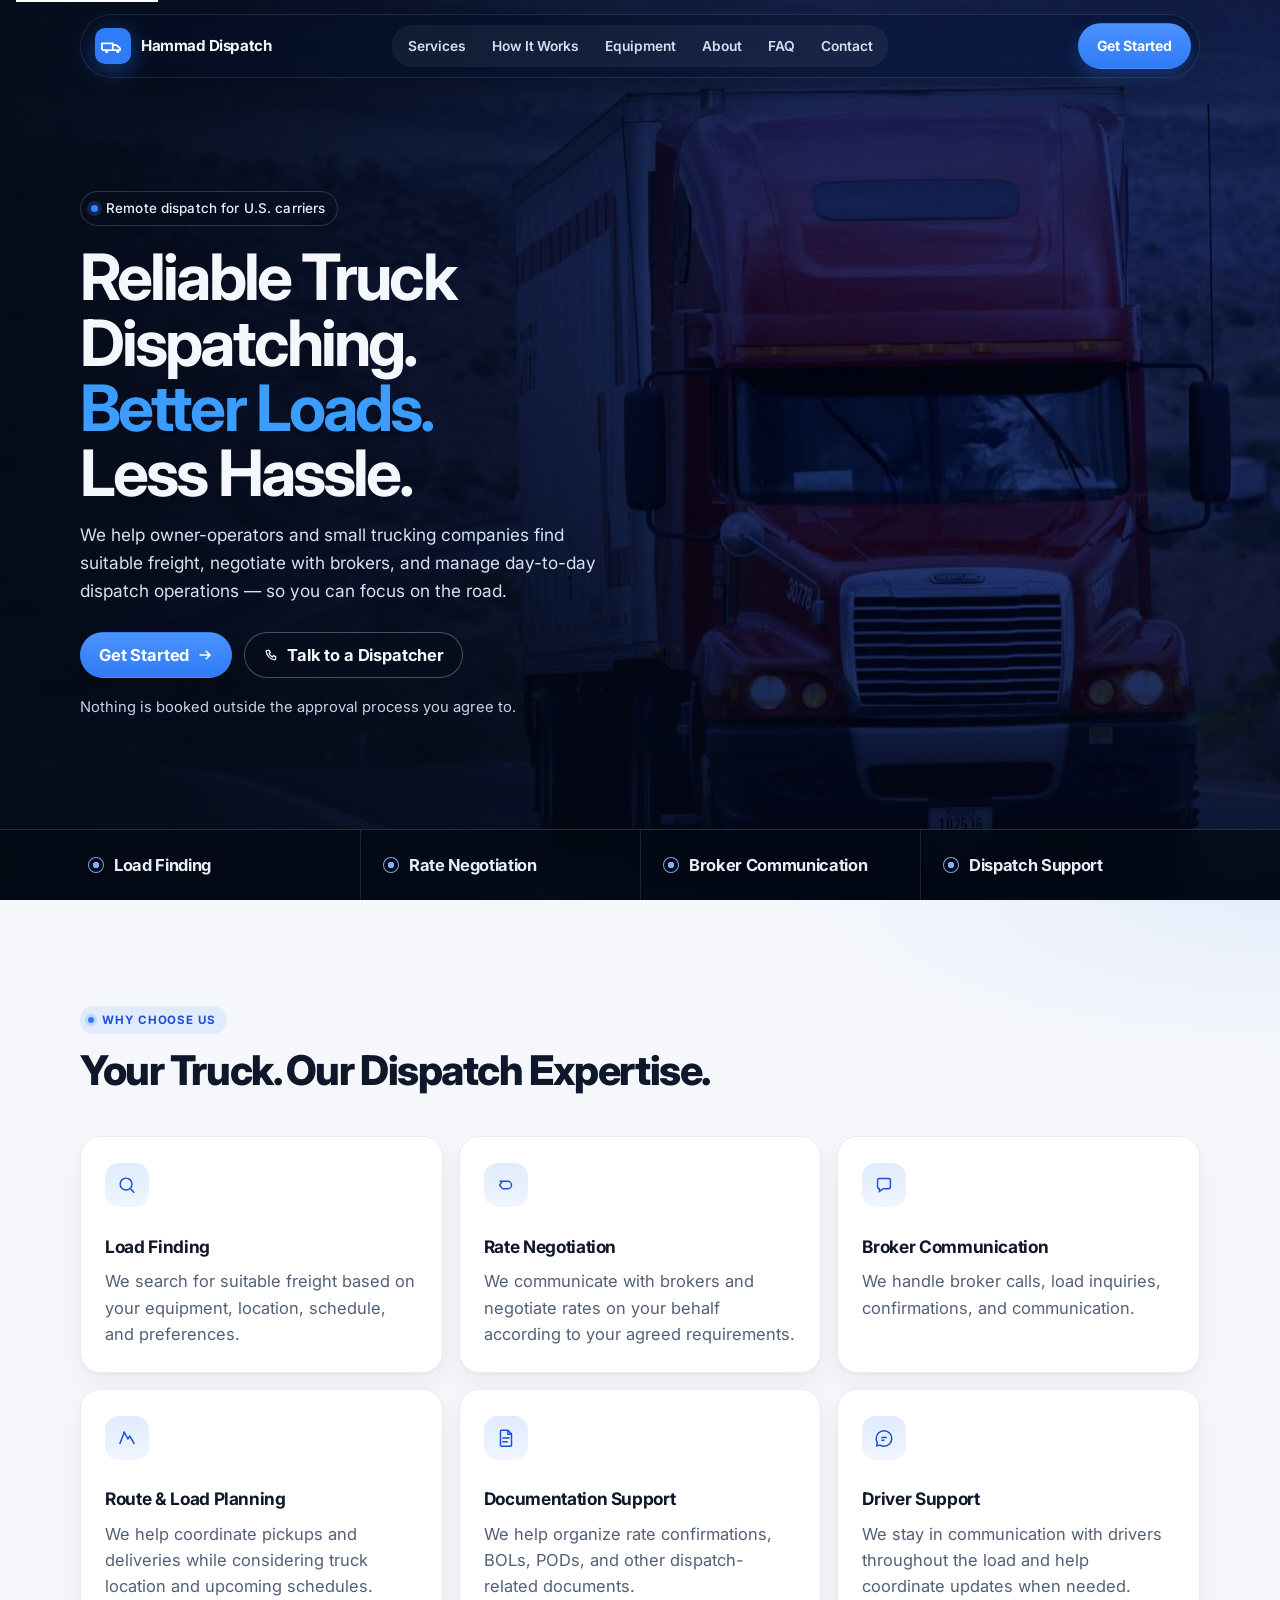
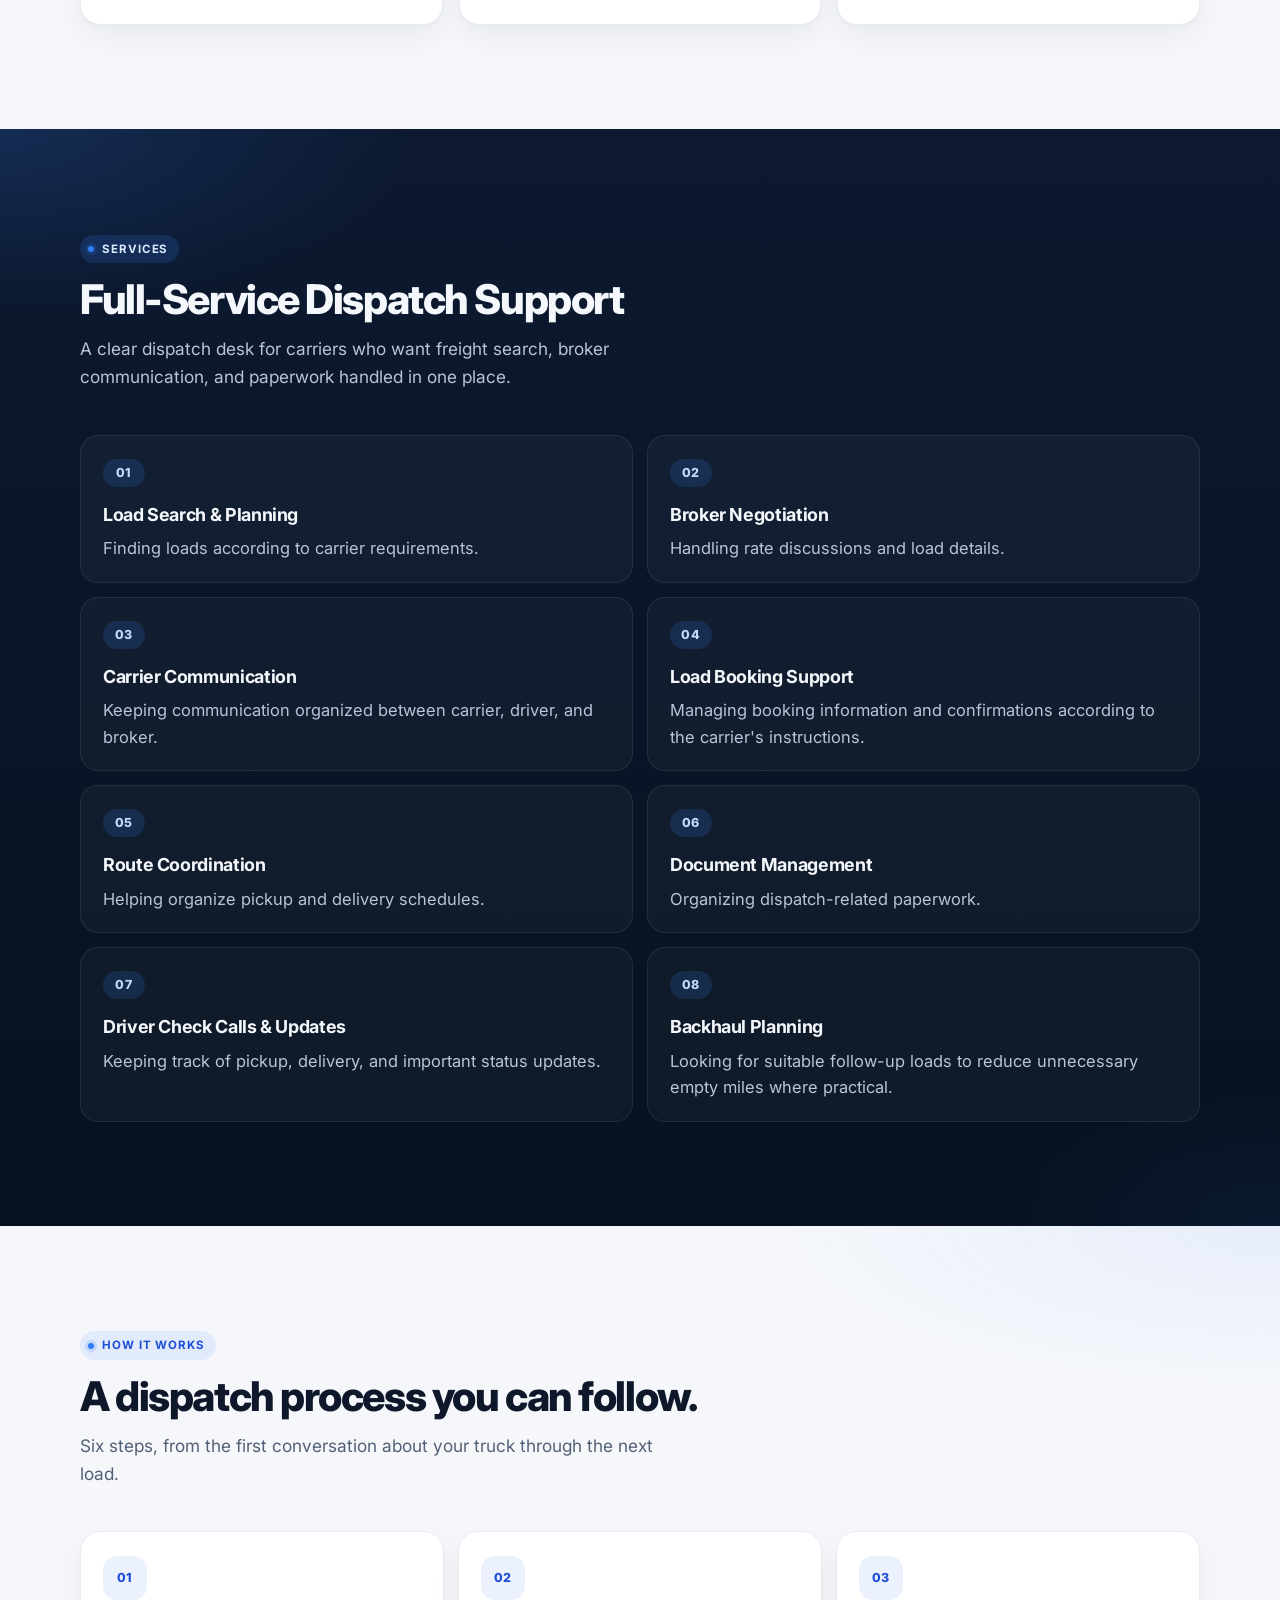
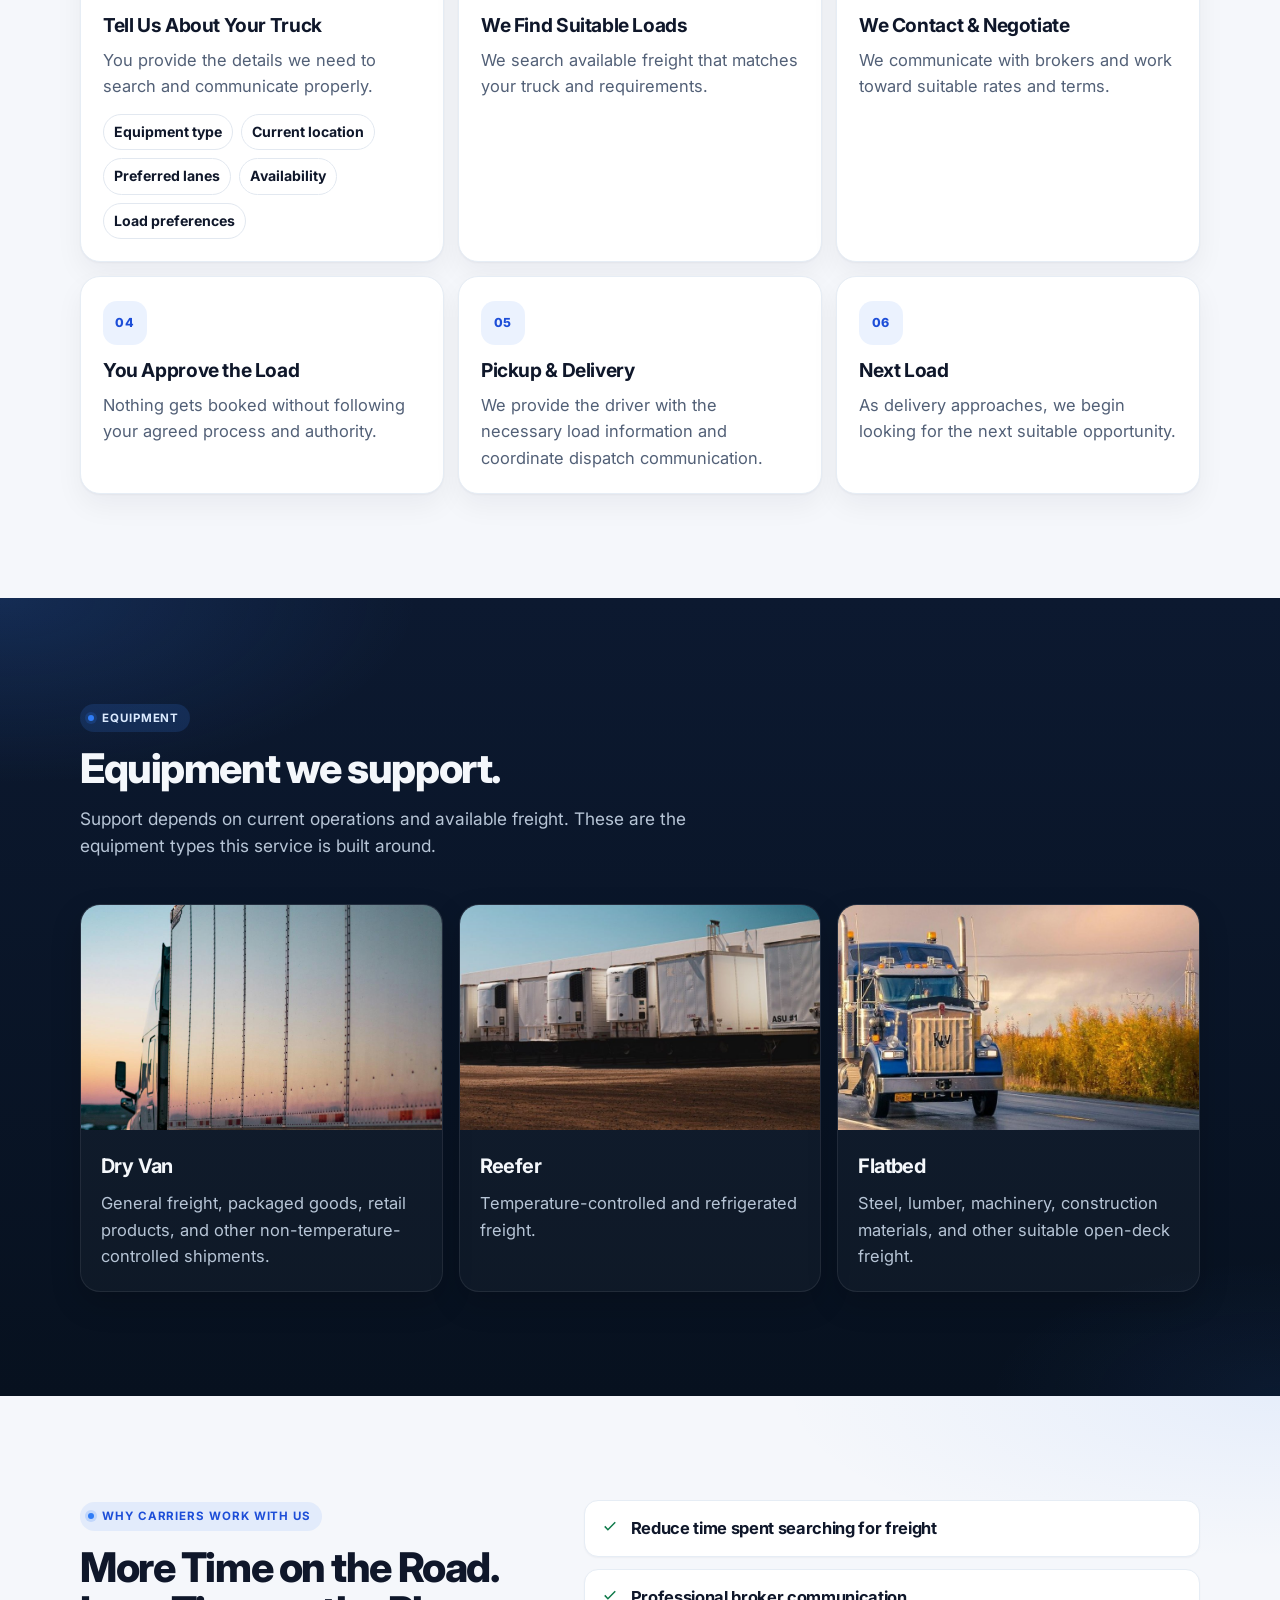
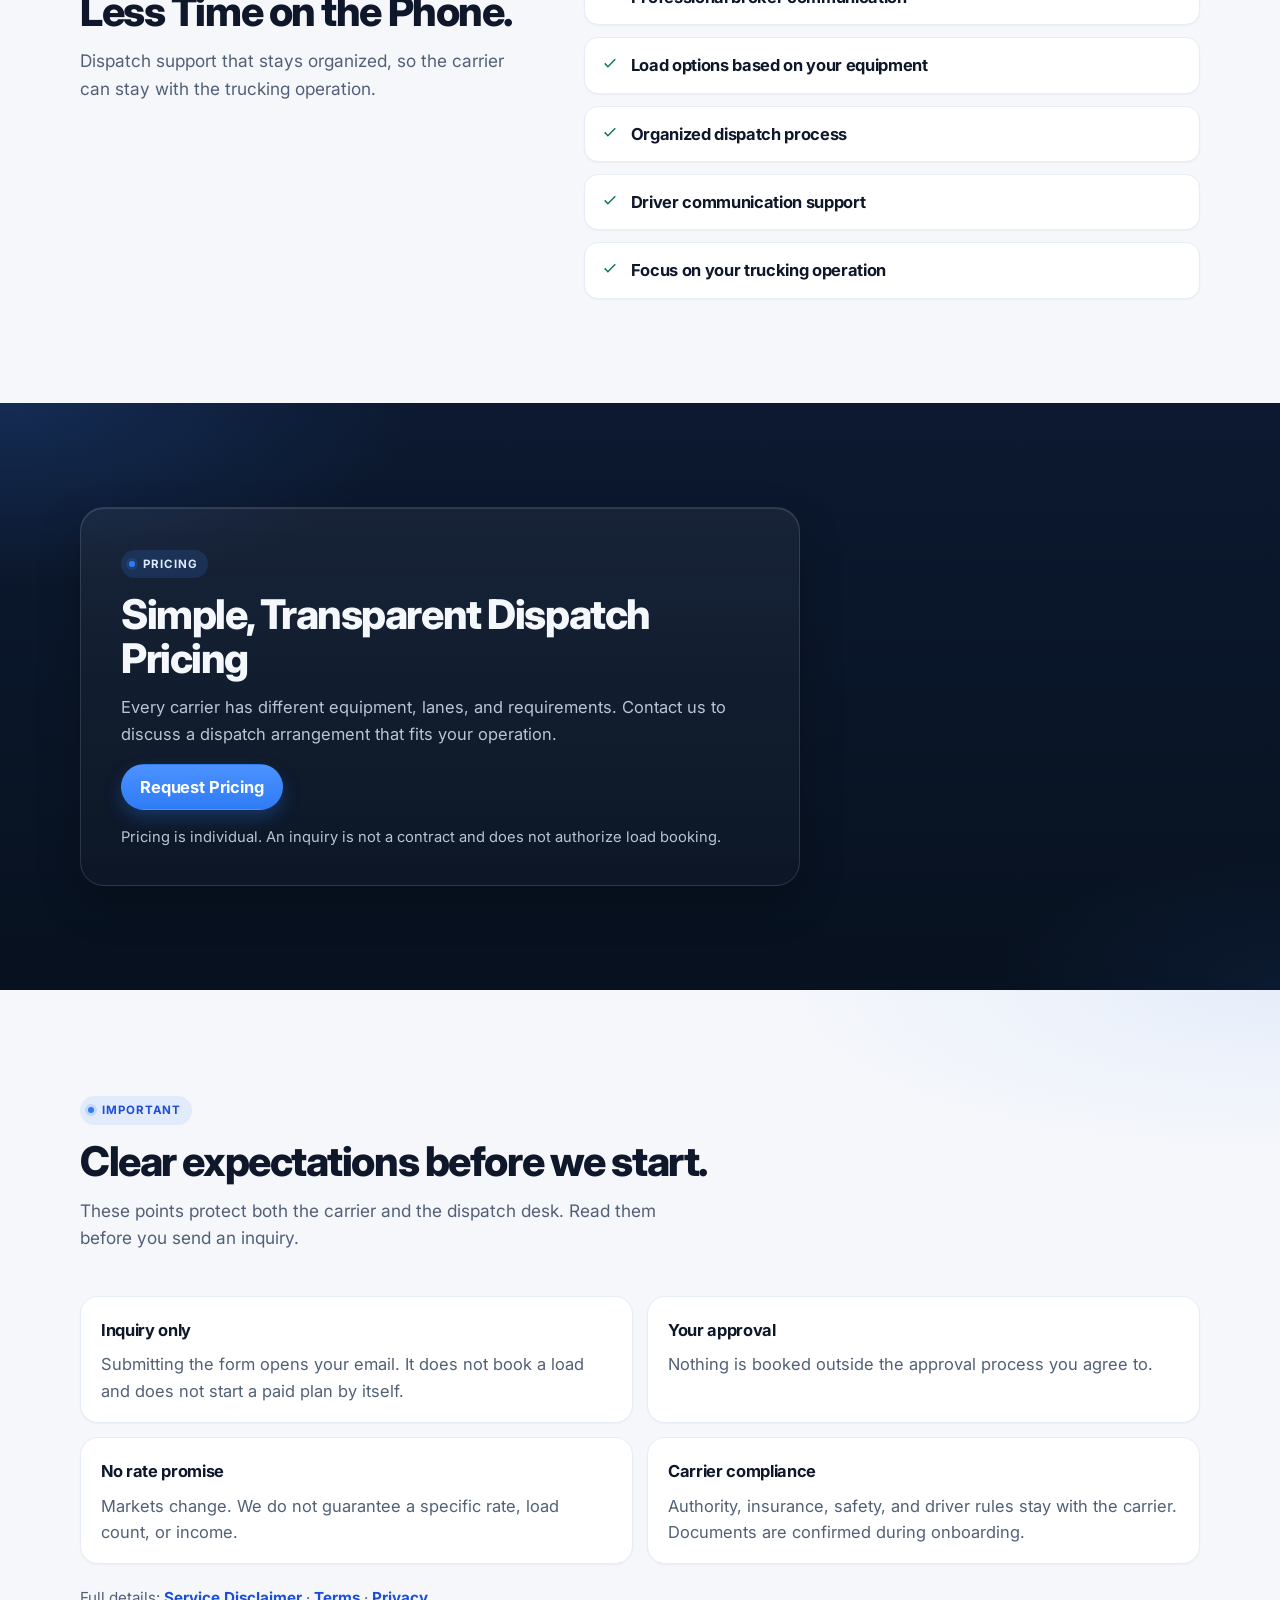
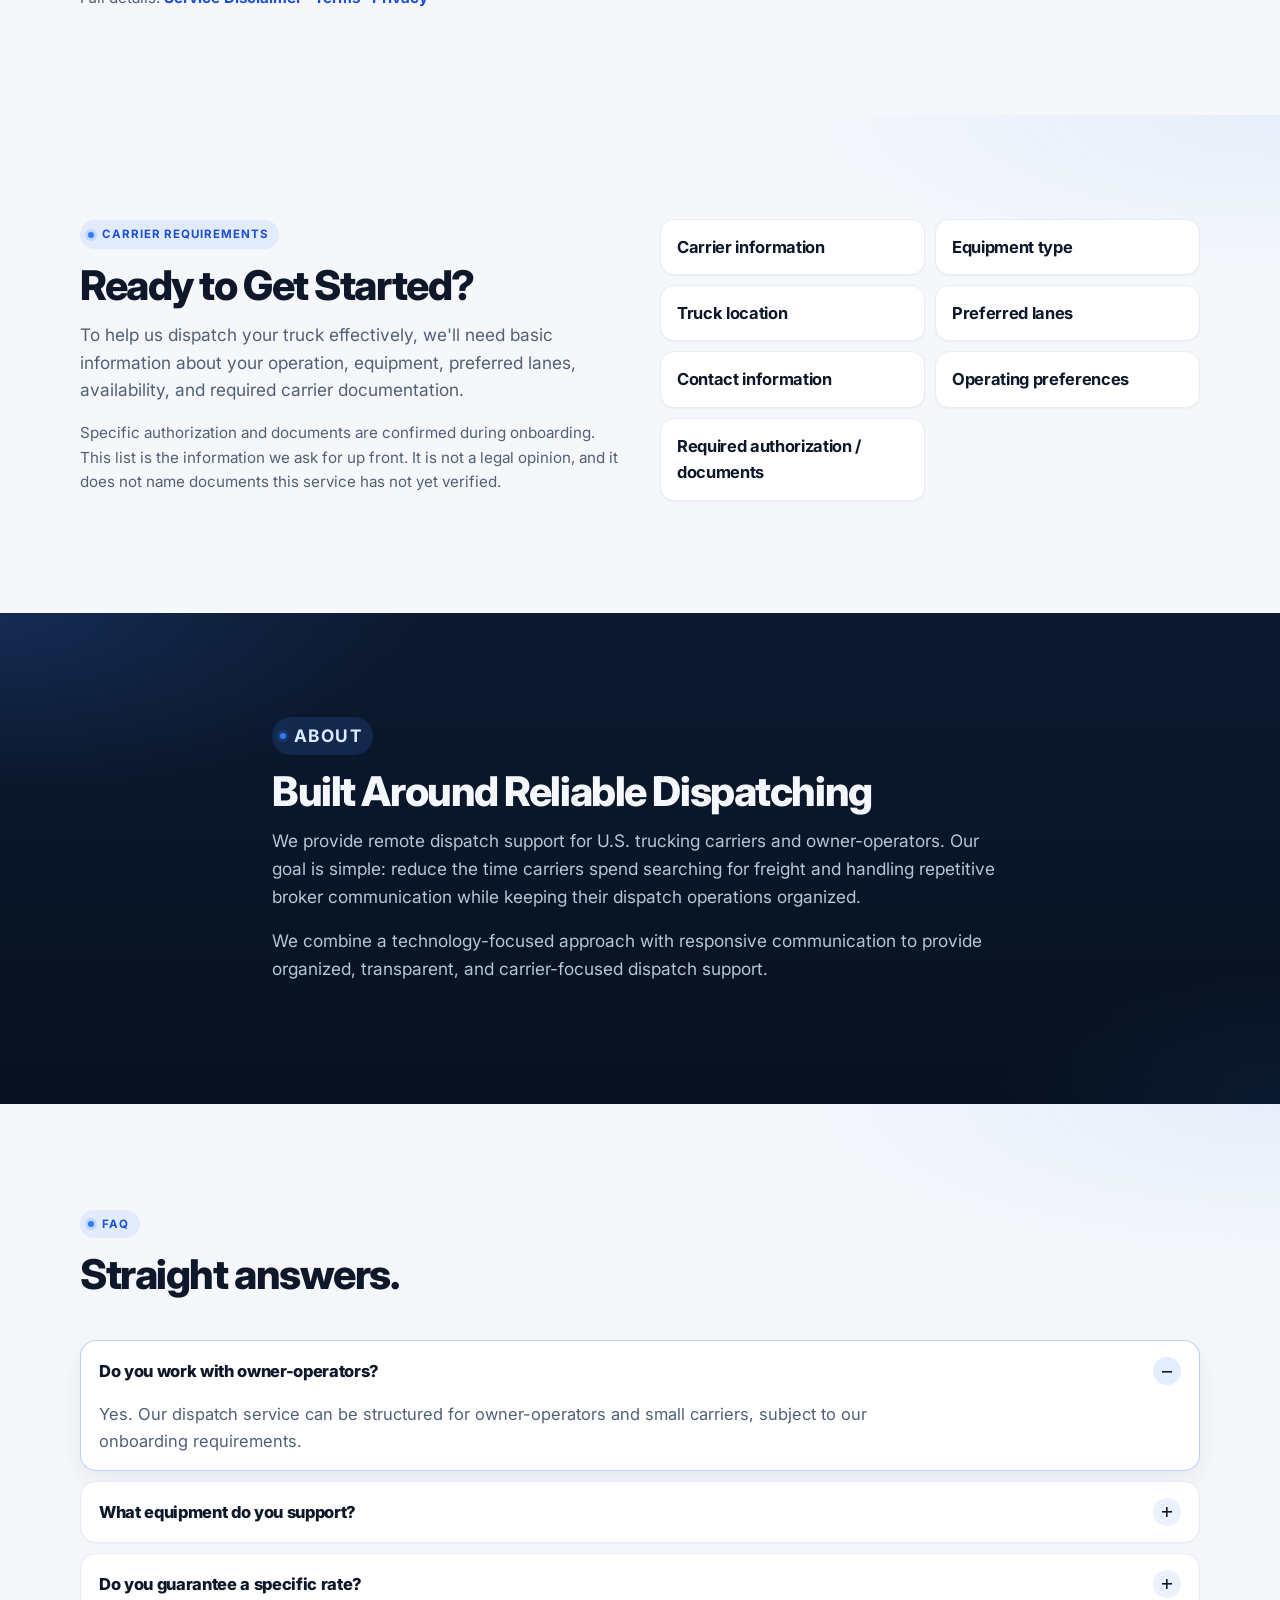
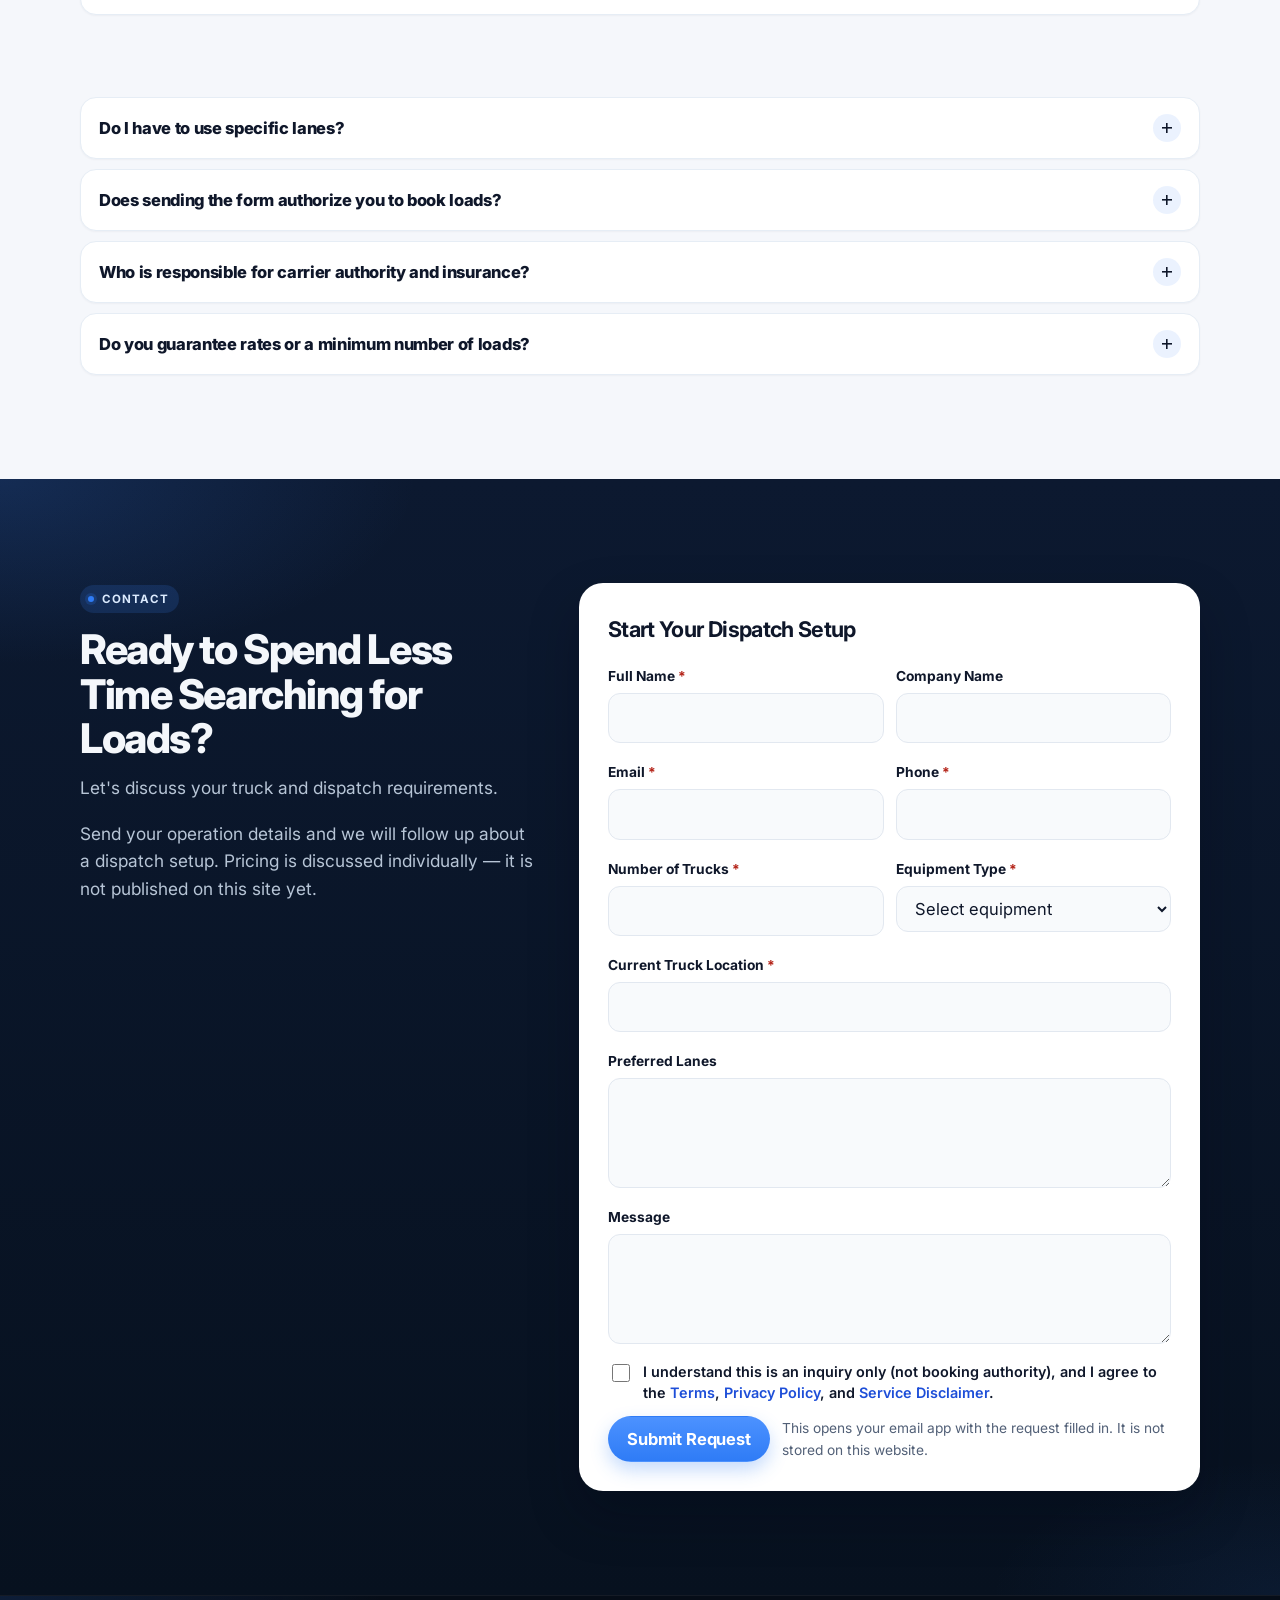
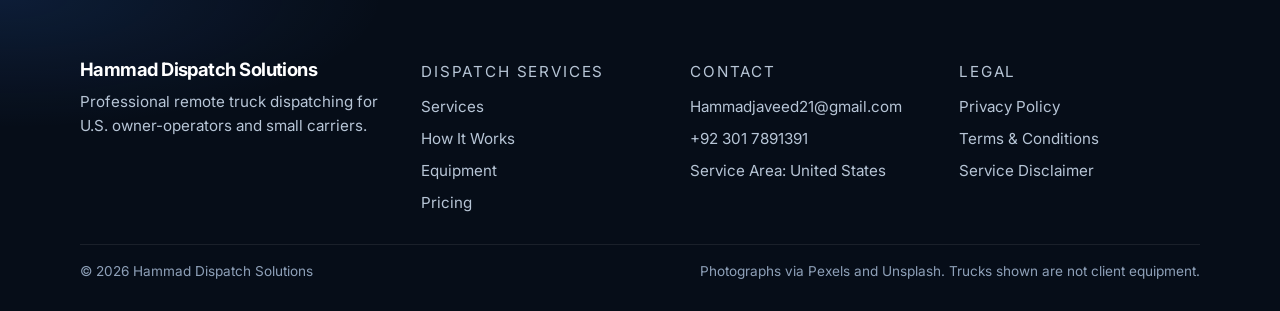
<file: index.html>
<!DOCTYPE html>
<html lang="en">
<head>
  <meta charset="utf-8">
  <meta name="viewport" content="width=device-width, initial-scale=1">
  <title>Hammad Dispatch Solutions | Remote Truck Dispatching</title>
  <meta name="description" content="Remote truck dispatching for U.S. owner-operators and small carriers. Load finding, rate negotiation, broker communication, and day-to-day dispatch support.">
  <meta name="theme-color" content="#07111f">
  <link rel="icon" href="assets/favicon.svg" type="image/svg+xml">
  <link rel="preconnect" href="https://fonts.googleapis.com">
  <link rel="preconnect" href="https://fonts.gstatic.com" crossorigin>
  <link href="https://fonts.googleapis.com/css2?family=Inter:wght@400;500;600;700;800&display=swap" rel="stylesheet">
  <link rel="stylesheet" href="css/styles.css">
  <link rel="preload" as="image" href="assets/hero.jpg">
  <link rel="preload" as="image" href="assets/splash.jpg">
</head>

<body class="home is-splash" data-email="Hammadjaveed21@gmail.com" data-phone="+923017891391">
  <noscript><style>.splash{display:none}body.is-splash{overflow:auto}</style></noscript>
  <div class="splash" id="splash" aria-hidden="true">
    <img class="splash-bg" src="assets/splash.jpg" width="1800" height="1350" alt="" decoding="async">
    <div class="splash-shade"></div>
    <div class="splash-content">
      <svg class="splash-mark" viewBox="0 0 32 32" aria-hidden="true">
        <rect width="32" height="32" rx="9" fill="#2f7cf6"/>
        <path d="M6.2 19.6V13.6h9.6v6" fill="none" stroke="#fff" stroke-width="1.6" stroke-linejoin="round"/>
        <path d="M15.8 15.2h3.4l3.1 3v1.4H6.2" fill="none" stroke="#fff" stroke-width="1.6" stroke-linejoin="round"/>
        <circle cx="10.4" cy="20.8" r="1.45" fill="#fff"/>
        <circle cx="20.2" cy="20.8" r="1.45" fill="#fff"/>
      </svg>
      <p class="splash-name">Hammad Dispatch</p>
      <p class="splash-line">Remote Truck Dispatching</p>
      <div class="splash-loader" aria-hidden="true">
        <span class="splash-loader-fill"></span>
      </div>
    </div>
  </div>
  <a class="skip" href="#main">Skip to content</a>

  <header class="nav">
    <div class="nav-inner">
      <a class="logo" href="#top">
        <svg class="logo-mark" viewBox="0 0 32 32" aria-hidden="true">
          <rect width="32" height="32" rx="9" fill="#2f7cf6"/>
          <path d="M6.2 19.6V13.6h9.6v6" fill="none" stroke="#fff" stroke-width="1.6" stroke-linejoin="round"/>
          <path d="M15.8 15.2h3.4l3.1 3v1.4H6.2" fill="none" stroke="#fff" stroke-width="1.6" stroke-linejoin="round"/>
          <circle cx="10.4" cy="20.8" r="1.45" fill="#fff"/>
          <circle cx="20.2" cy="20.8" r="1.45" fill="#fff"/>
        </svg>
        <strong>Hammad Dispatch</strong>
      </a>
      <button class="menu-btn" type="button" aria-expanded="false" aria-controls="nav-links" aria-label="Open menu">
        <span></span>
      </button>
      <ul class="nav-links" id="nav-links">
        <li><a href="#services">Services</a></li>
        <li><a href="#process">How It Works</a></li>
        <li><a href="#equipment">Equipment</a></li>
        <li><a href="#about">About</a></li>
        <li><a href="#faq">FAQ</a></li>
        <li><a href="#contact">Contact</a></li>
      </ul>
      <a class="btn btn-primary nav-cta" href="#contact">Get Started</a>
    </div>
  </header>

  <main id="main">
    <section class="hero" id="top">
      <img class="hero-bg" src="assets/hero.jpg" width="1800" height="1200" alt="Semi truck on a dark blue desert highway at dusk">
      <div class="hero-shade" aria-hidden="true"></div>
      <div class="wrap hero-grid">
        <div class="hero-copy">
          <p class="eyebrow">Remote dispatch for U.S. carriers</p>
          <h1>Reliable Truck Dispatching. <span>Better Loads.</span> Less Hassle.</h1>
          <p class="lede">We help owner-operators and small trucking companies find suitable freight, negotiate with brokers, and manage day-to-day dispatch operations — so you can focus on the road.</p>
          <div class="hero-actions">
            <a class="btn btn-primary" href="#contact">Get Started <svg viewBox="0 0 16 16" aria-hidden="true"><path d="M3 8h10M9.2 4.2 13 8l-3.8 3.8" fill="none" stroke="currentColor" stroke-width="1.6" stroke-linecap="round" stroke-linejoin="round"/></svg></a>
            <a class="btn btn-ghost" href="tel:+923017891391" data-phone-link><svg viewBox="0 0 16 16" aria-hidden="true"><path d="M4.2 3.4h2.1l1 2.2-1.3 1a6.6 6.6 0 0 0 3.4 3.4l1-1.3 2.2 1v2.1a1 1 0 0 1-1.1 1A10.2 10.2 0 0 1 3.2 4.5a1 1 0 0 1 1-1.1Z" fill="none" stroke="currentColor" stroke-width="1.3" stroke-linejoin="round"/></svg> Talk to a Dispatcher</a>
          </div>
          <p class="hero-note">Nothing is booked outside the approval process you agree to.</p>
        </div>
      </div>
      <div class="trust">
        <div class="wrap">
          <ul>
            <li><span class="ring" aria-hidden="true"></span>Load Finding</li>
            <li><span class="ring" aria-hidden="true"></span>Rate Negotiation</li>
            <li><span class="ring" aria-hidden="true"></span>Broker Communication</li>
            <li><span class="ring" aria-hidden="true"></span>Dispatch Support</li>
          </ul>
        </div>
      </div>
    </section>

    <section class="section paper" id="why">
      <div class="wrap">
        <div class="section-head">
          <p class="eyebrow">Why choose us</p>
          <h2>Your Truck. Our Dispatch Expertise.</h2>
        </div>
        <div class="card-grid">
          <article class="card">
            <svg viewBox="0 0 24 24" fill="none" stroke="currentColor" stroke-width="1.6" aria-hidden="true"><circle cx="11" cy="11" r="6.5"/><path d="M16 16.5 20 20.5"/></svg>
            <h3>Load Finding</h3>
            <p>We search for suitable freight based on your equipment, location, schedule, and preferences.</p>
          </article>
          <article class="card">
            <svg viewBox="0 0 24 24" fill="none" stroke="currentColor" stroke-width="1.6" aria-hidden="true"><path d="M5 8h9a4 4 0 0 1 0 8H8"/><path d="M8 8l-3 4 3 4"/><path d="M19 8h.01"/></svg>
            <h3>Rate Negotiation</h3>
            <p>We communicate with brokers and negotiate rates on your behalf according to your agreed requirements.</p>
          </article>
          <article class="card">
            <svg viewBox="0 0 24 24" fill="none" stroke="currentColor" stroke-width="1.6" aria-hidden="true"><path d="M7 5h10a2 2 0 0 1 2 2v7a2 2 0 0 1-2 2H11l-4 3v-3H7a2 2 0 0 1-2-2V7a2 2 0 0 1 2-2z"/></svg>
            <h3>Broker Communication</h3>
            <p>We handle broker calls, load inquiries, confirmations, and communication.</p>
          </article>
          <article class="card">
            <svg viewBox="0 0 24 24" fill="none" stroke="currentColor" stroke-width="1.6" aria-hidden="true"><path d="M4 18.5 9 6l4 7 2-3 5 8.5"/><circle cx="9" cy="6" r="1.2" fill="currentColor" stroke="none"/></svg>
            <h3>Route &amp; Load Planning</h3>
            <p>We help coordinate pickups and deliveries while considering truck location and upcoming schedules.</p>
          </article>
          <article class="card">
            <svg viewBox="0 0 24 24" fill="none" stroke="currentColor" stroke-width="1.6" aria-hidden="true"><path d="M7 3.5h7l4 4V20a1 1 0 0 1-1 1H7a1 1 0 0 1-1-1V4.5a1 1 0 0 1 1-1z"/><path d="M14 3.5V8h4M8 12h8M8 16h6"/></svg>
            <h3>Documentation Support</h3>
            <p>We help organize rate confirmations, BOLs, PODs, and other dispatch-related documents.</p>
          </article>
          <article class="card">
            <svg viewBox="0 0 24 24" fill="none" stroke="currentColor" stroke-width="1.6" aria-hidden="true"><path d="M12 21a8.5 8.5 0 1 0-8.5-8.5c0 1.6.4 3 1.2 4.2L4 20.5l3.8-.7A8.4 8.4 0 0 0 12 21z"/><path d="M9 11.5h6M9 14.5h3.5"/></svg>
            <h3>Driver Support</h3>
            <p>We stay in communication with drivers throughout the load and help coordinate updates when needed.</p>
          </article>
        </div>
      </div>
    </section>

    <section class="section dark" id="services">
      <div class="wrap">
        <div class="section-head">
          <p class="eyebrow">Services</p>
          <h2>Full-Service Dispatch Support</h2>
          <p class="lede">A clear dispatch desk for carriers who want freight search, broker communication, and paperwork handled in one place.</p>
        </div>
        <ol class="service-list">
          <li>
            <span>01</span>
            <h3>Load Search &amp; Planning</h3>
            <p>Finding loads according to carrier requirements.</p>
          </li>
          <li>
            <span>02</span>
            <h3>Broker Negotiation</h3>
            <p>Handling rate discussions and load details.</p>
          </li>
          <li>
            <span>03</span>
            <h3>Carrier Communication</h3>
            <p>Keeping communication organized between carrier, driver, and broker.</p>
          </li>
          <li>
            <span>04</span>
            <h3>Load Booking Support</h3>
            <p>Managing booking information and confirmations according to the carrier's instructions.</p>
          </li>
          <li>
            <span>05</span>
            <h3>Route Coordination</h3>
            <p>Helping organize pickup and delivery schedules.</p>
          </li>
          <li>
            <span>06</span>
            <h3>Document Management</h3>
            <p>Organizing dispatch-related paperwork.</p>
          </li>
          <li>
            <span>07</span>
            <h3>Driver Check Calls &amp; Updates</h3>
            <p>Keeping track of pickup, delivery, and important status updates.</p>
          </li>
          <li>
            <span>08</span>
            <h3>Backhaul Planning</h3>
            <p>Looking for suitable follow-up loads to reduce unnecessary empty miles where practical.</p>
          </li>
        </ol>
      </div>
    </section>

    <section class="section paper" id="process">
      <div class="wrap">
        <div class="section-head">
          <p class="eyebrow">How it works</p>
          <h2>A dispatch process you can follow.</h2>
          <p class="lede">Six steps, from the first conversation about your truck through the next load.</p>
        </div>
        <ol class="steps">
          <li>
            <span class="step-no">01</span>
            <div>
              <h3>Tell Us About Your Truck</h3>
              <p>You provide the details we need to search and communicate properly.</p>
              <ul class="chips">
                <li>Equipment type</li>
                <li>Current location</li>
                <li>Preferred lanes</li>
                <li>Availability</li>
                <li>Load preferences</li>
              </ul>
            </div>
          </li>
          <li>
            <span class="step-no">02</span>
            <div>
              <h3>We Find Suitable Loads</h3>
              <p>We search available freight that matches your truck and requirements.</p>
            </div>
          </li>
          <li>
            <span class="step-no">03</span>
            <div>
              <h3>We Contact &amp; Negotiate</h3>
              <p>We communicate with brokers and work toward suitable rates and terms.</p>
            </div>
          </li>
          <li>
            <span class="step-no">04</span>
            <div>
              <h3>You Approve the Load</h3>
              <p>Nothing gets booked without following your agreed process and authority.</p>
            </div>
          </li>
          <li>
            <span class="step-no">05</span>
            <div>
              <h3>Pickup &amp; Delivery</h3>
              <p>We provide the driver with the necessary load information and coordinate dispatch communication.</p>
            </div>
          </li>
          <li>
            <span class="step-no">06</span>
            <div>
              <h3>Next Load</h3>
              <p>As delivery approaches, we begin looking for the next suitable opportunity.</p>
            </div>
          </li>
        </ol>
      </div>
    </section>

    <section class="section dark" id="equipment">
      <div class="wrap">
        <div class="section-head">
          <p class="eyebrow">Equipment</p>
          <h2>Equipment we support.</h2>
          <p class="lede">Support depends on current operations and available freight. These are the equipment types this service is built around.</p>
        </div>
        <div class="equip-grid">
          <article class="equip">
            <div class="equip-media">
              <img src="assets/dry-van.jpg" width="1200" height="864" alt="Aluminum dry van trailer on a highway at dusk" loading="lazy">
            </div>
            <div class="equip-body">
              <h3>Dry Van</h3>
              <p>General freight, packaged goods, retail products, and other non-temperature-controlled shipments.</p>
            </div>
          </article>
          <article class="equip">
            <div class="equip-media">
              <img src="assets/reefer.jpg" width="880" height="550" alt="Refrigerated trailers with cooling units parked at a warehouse" loading="lazy">
            </div>
            <div class="equip-body">
              <h3>Reefer</h3>
              <p>Temperature-controlled and refrigerated freight.</p>
            </div>
          </article>
          <article class="equip">
            <div class="equip-media">
              <img src="assets/flatbed.jpg" width="840" height="690" alt="Kenworth flatbed truck on a wet highway" loading="lazy">
            </div>
            <div class="equip-body">
              <h3>Flatbed</h3>
              <p>Steel, lumber, machinery, construction materials, and other suitable open-deck freight.</p>
            </div>
          </article>
        </div>
      </div>
    </section>

    <section class="section paper" id="why-carriers">
      <div class="wrap split">
        <div>
          <p class="eyebrow">Why carriers work with us</p>
          <h2>More Time on the Road. Less Time on the Phone.</h2>
          <p class="lede">Dispatch support that stays organized, so the carrier can stay with the trucking operation.</p>
        </div>
        <ul class="checks">
          <li>
            <svg class="check" viewBox="0 0 24 24" fill="none" stroke="currentColor" stroke-width="2" aria-hidden="true"><path d="M5 12.5 9.2 17 19 7"/></svg>
            Reduce time spent searching for freight
          </li>
          <li>
            <svg class="check" viewBox="0 0 24 24" fill="none" stroke="currentColor" stroke-width="2" aria-hidden="true"><path d="M5 12.5 9.2 17 19 7"/></svg>
            Professional broker communication
          </li>
          <li>
            <svg class="check" viewBox="0 0 24 24" fill="none" stroke="currentColor" stroke-width="2" aria-hidden="true"><path d="M5 12.5 9.2 17 19 7"/></svg>
            Load options based on your equipment
          </li>
          <li>
            <svg class="check" viewBox="0 0 24 24" fill="none" stroke="currentColor" stroke-width="2" aria-hidden="true"><path d="M5 12.5 9.2 17 19 7"/></svg>
            Organized dispatch process
          </li>
          <li>
            <svg class="check" viewBox="0 0 24 24" fill="none" stroke="currentColor" stroke-width="2" aria-hidden="true"><path d="M5 12.5 9.2 17 19 7"/></svg>
            Driver communication support
          </li>
          <li>
            <svg class="check" viewBox="0 0 24 24" fill="none" stroke="currentColor" stroke-width="2" aria-hidden="true"><path d="M5 12.5 9.2 17 19 7"/></svg>
            Focus on your trucking operation
          </li>
        </ul>
      </div>
    </section>

    <section class="section dark" id="pricing">
      <div class="wrap">
        <div class="price-panel">
          <p class="eyebrow">Pricing</p>
          <h2>Simple, Transparent Dispatch Pricing</h2>
          <p>Every carrier has different equipment, lanes, and requirements. Contact us to discuss a dispatch arrangement that fits your operation.</p>
          <a class="btn btn-primary" href="#contact" data-intent="pricing">Request Pricing</a>
          <p class="price-note">Pricing is individual. An inquiry is not a contract and does not authorize load booking.</p>
        </div>
      </div>
    </section>

    <section class="section paper" id="important">
      <div class="wrap">
        <div class="section-head">
          <p class="eyebrow">Important</p>
          <h2>Clear expectations before we start.</h2>
          <p class="lede">These points protect both the carrier and the dispatch desk. Read them before you send an inquiry.</p>
        </div>
        <ul class="notice-grid">
          <li>
            <strong>Inquiry only</strong>
            <p>Submitting the form opens your email. It does not book a load and does not start a paid plan by itself.</p>
          </li>
          <li>
            <strong>Your approval</strong>
            <p>Nothing is booked outside the approval process you agree to.</p>
          </li>
          <li>
            <strong>No rate promise</strong>
            <p>Markets change. We do not guarantee a specific rate, load count, or income.</p>
          </li>
          <li>
            <strong>Carrier compliance</strong>
            <p>Authority, insurance, safety, and driver rules stay with the carrier. Documents are confirmed during onboarding.</p>
          </li>
        </ul>
        <p class="notice-links">Full details: <a href="disclaimer.html">Service Disclaimer</a> · <a href="terms.html">Terms</a> · <a href="privacy.html">Privacy</a></p>
      </div>
    </section>

    <section class="section paper" id="requirements">
      <div class="wrap req-grid">
        <div>
          <p class="eyebrow">Carrier requirements</p>
          <h2>Ready to Get Started?</h2>
          <p class="lede">To help us dispatch your truck effectively, we'll need basic information about your operation, equipment, preferred lanes, availability, and required carrier documentation.</p>
          <p class="note">Specific authorization and documents are confirmed during onboarding. This list is the information we ask for up front. It is not a legal opinion, and it does not name documents this service has not yet verified.</p>
        </div>
        <ul class="req-list">
          <li>Carrier information</li>
          <li>Equipment type</li>
          <li>Truck location</li>
          <li>Preferred lanes</li>
          <li>Contact information</li>
          <li>Operating preferences</li>
          <li>Required authorization / documents</li>
        </ul>
      </div>
    </section>

    <section class="section dark" id="about">
      <div class="wrap about-copy">
        <p class="eyebrow">About</p>
        <h2>Built Around Reliable Dispatching</h2>
        <p>We provide remote dispatch support for U.S. trucking carriers and owner-operators. Our goal is simple: reduce the time carriers spend searching for freight and handling repetitive broker communication while keeping their dispatch operations organized.</p>
        <p>We combine a technology-focused approach with responsive communication to provide organized, transparent, and carrier-focused dispatch support.</p>
      </div>
    </section>

    <section class="section paper" id="faq">
      <div class="wrap">
        <div class="section-head">
          <p class="eyebrow">FAQ</p>
          <h2>Straight answers.</h2>
        </div>
        <div class="faq">
          <details open>
            <summary>Do you work with owner-operators?</summary>
            <p>Yes. Our dispatch service can be structured for owner-operators and small carriers, subject to our onboarding requirements.</p>
          </details>
          <details>
            <summary>What equipment do you support?</summary>
            <p>We can support equipment types such as Dry Van, Reefer, and Flatbed, depending on current operations and available freight.</p>
          </details>
          <details>
            <summary>Do you guarantee a specific rate?</summary>
            <p>No. Freight rates vary by market, lane, equipment, timing, and other factors. We focus on finding suitable opportunities and negotiating according to the carrier's requirements.</p>
          </details>
          <details>
            <summary>Do you book every load you find?</summary>
            <p>No. Loads should follow the agreed carrier approval and dispatch process.</p>
          </details>
          <details>
            <summary>Do I have to use specific lanes?</summary>
            <p>No. Preferred lanes and operating preferences can be discussed during onboarding.</p>
          </details>
          <details>
            <summary>Does sending the form authorize you to book loads?</summary>
            <p>No. An inquiry is only a request for contact. Booking follows the approval process agreed after onboarding.</p>
          </details>
          <details>
            <summary>Who is responsible for carrier authority and insurance?</summary>
            <p>The carrier remains responsible for operating authority, insurance, safety compliance, and related obligations. Required documents are confirmed during onboarding.</p>
          </details>
          <details>
            <summary>Do you guarantee rates or a minimum number of loads?</summary>
            <p>No. Freight markets change. We focus on suitable opportunities and communication according to your requirements.</p>
          </details>
        </div>
      </div>
    </section>

    <section class="section dark" id="contact">
      <div class="wrap contact-grid">
        <div class="contact-copy">
          <p class="eyebrow">Contact</p>
          <h2>Ready to Spend Less Time Searching for Loads?</h2>
          <p class="lede">Let's discuss your truck and dispatch requirements.</p>
          <p class="lede">Send your operation details and we will follow up about a dispatch setup. Pricing is discussed individually — it is not published on this site yet.</p>
        </div>
        <div class="form-card">
          <form id="dispatch-form" novalidate>
            <h3>Start Your Dispatch Setup</h3>
            <div class="form-grid">
              <div class="field">
                <label for="name">Full Name <span class="req">*</span></label>
                <input id="name" name="name" autocomplete="name" required>
                <span class="error" role="alert"></span>
              </div>
              <div class="field">
                <label for="company">Company Name</label>
                <input id="company" name="company" autocomplete="organization">
                <span class="error"></span>
              </div>
              <div class="field">
                <label for="email">Email <span class="req">*</span></label>
                <input id="email" name="email" type="email" autocomplete="email" required>
                <span class="error" role="alert"></span>
              </div>
              <div class="field">
                <label for="phone">Phone <span class="req">*</span></label>
                <input id="phone" name="phone" type="tel" autocomplete="tel" required>
                <span class="error" role="alert"></span>
              </div>
              <div class="field">
                <label for="trucks">Number of Trucks <span class="req">*</span></label>
                <input id="trucks" name="trucks" type="number" min="1" inputmode="numeric" required>
                <span class="error" role="alert"></span>
              </div>
              <div class="field">
                <label for="equipment_type">Equipment Type <span class="req">*</span></label>
                <select id="equipment_type" name="equipment" required>
                  <option value="">Select equipment</option>
                  <option>Dry Van</option>
                  <option>Reefer</option>
                  <option>Flatbed</option>
                  <option>Box Truck</option>
                  <option>Other</option>
                </select>
                <span class="error" role="alert"></span>
              </div>
              <div class="field full">
                <label for="location">Current Truck Location <span class="req">*</span></label>
                <input id="location" name="location" autocomplete="address-level2" required>
                <span class="error" role="alert"></span>
              </div>
              <div class="field full">
                <label for="lanes">Preferred Lanes</label>
                <textarea id="lanes" name="lanes"></textarea>
                <span class="error"></span>
              </div>
              <div class="field full">
                <label for="message">Message</label>
                <textarea id="message" name="message"></textarea>
                <span class="error"></span>
              </div>
              <div class="field full consent">
                <label class="consent-label" for="agree">
                  <input id="agree" name="agree" type="checkbox" required>
                  <span>I understand this is an inquiry only (not booking authority), and I agree to the <a href="terms.html">Terms</a>, <a href="privacy.html">Privacy Policy</a>, and <a href="disclaimer.html">Service Disclaimer</a>.</span>
                </label>
                <span class="error" role="alert"></span>
              </div>
            </div>
            <div class="hp" inert>
              <label for="company_website">Website</label>
              <input id="company_website" name="company_website" tabindex="-1" autocomplete="off">
            </div>
            <div class="form-actions">
              <button class="btn btn-primary" type="submit">Submit Request</button>
              <p class="form-hint">This opens your email app with the request filled in. It is not stored on this website.</p>
            </div>
          </form>
          <div id="form-success" class="form-success" hidden tabindex="-1">
            <h3>Your request is ready to send.</h3>
            <p>Your email app should open with this message addressed to us. If it does not, use the button below or email <a href="mailto:Hammadjaveed21@gmail.com">Hammadjaveed21@gmail.com</a>.</p>
            <pre class="summary" id="request-summary"></pre>
            <div class="success-actions">
              <a class="btn btn-primary" id="mailto-link" href="mailto:Hammadjaveed21@gmail.com">Open email</a>
              <button class="btn btn-line" id="copy-request" type="button">Copy request</button>
              <button class="btn btn-line" id="edit-request" type="button">Edit request</button>
            </div>
          </div>
        </div>
      </div>
    </section>
  </main>

  <footer class="footer">
    <div class="wrap footer-grid">
      <div>
        <h2>Hammad Dispatch Solutions</h2>
        <p>Professional remote truck dispatching for U.S. owner-operators and small carriers.</p>
      </div>
      <div>
        <p class="footer-label">Dispatch Services</p>
        <ul>
          <li><a href="#services">Services</a></li>
          <li><a href="#process">How It Works</a></li>
          <li><a href="#equipment">Equipment</a></li>
          <li><a href="#pricing">Pricing</a></li>
        </ul>
      </div>
      <div>
        <p class="footer-label">Contact</p>
        <ul>
          <li><a href="mailto:Hammadjaveed21@gmail.com">Hammadjaveed21@gmail.com</a></li>
          <li><a data-phone-link href="tel:+923017891391">+92 301 7891391</a></li>
          <li>Service Area: United States</li>
        </ul>
      </div>
      <div>
        <p class="footer-label">Legal</p>
        <ul>
          <li><a href="privacy.html">Privacy Policy</a></li>
          <li><a href="terms.html">Terms &amp; Conditions</a></li>
          <li><a href="disclaimer.html">Service Disclaimer</a></li>
        </ul>
      </div>
    </div>
    <div class="wrap footer-bottom">
      <span>© 2026 Hammad Dispatch Solutions</span>
      <span>Photographs via Pexels and Unsplash. Trucks shown are not client equipment.</span>
    </div>
  </footer>

  <script src="js/main.js"></script>
</body>
</html>
</file>
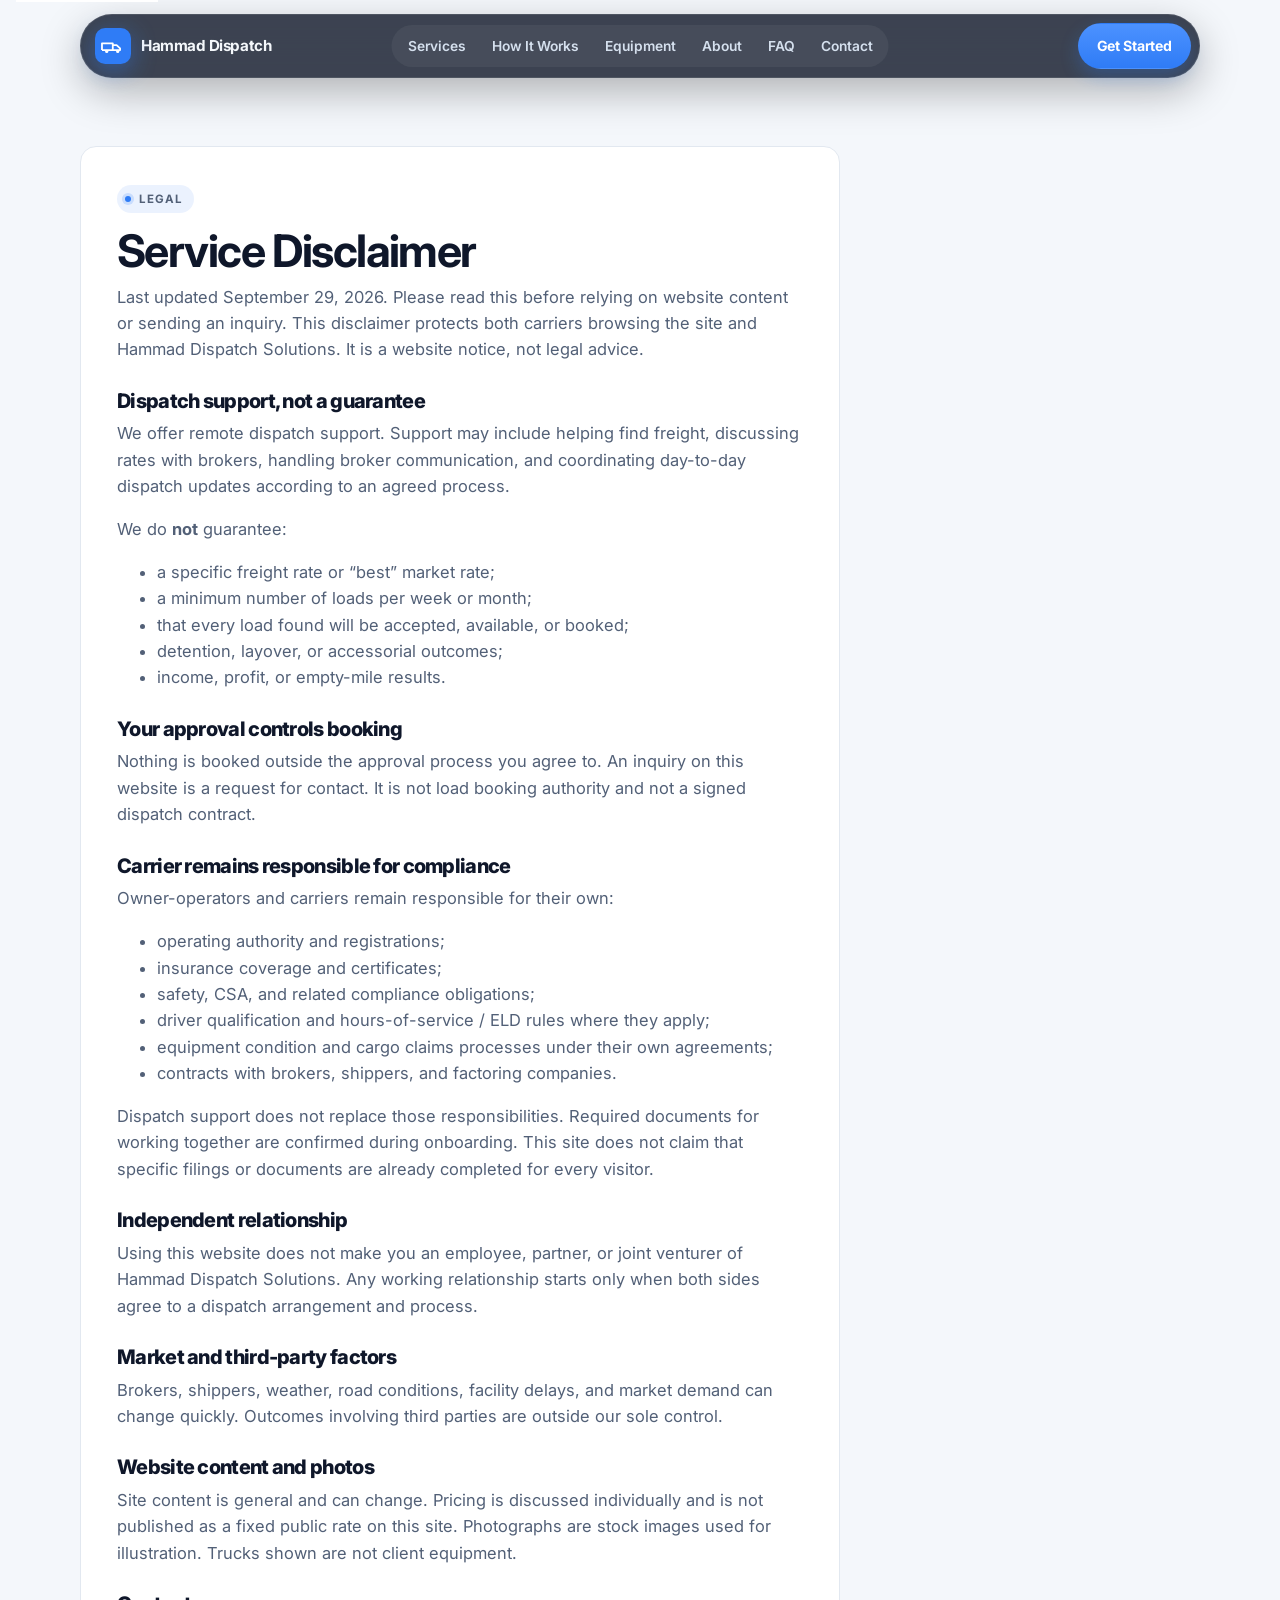
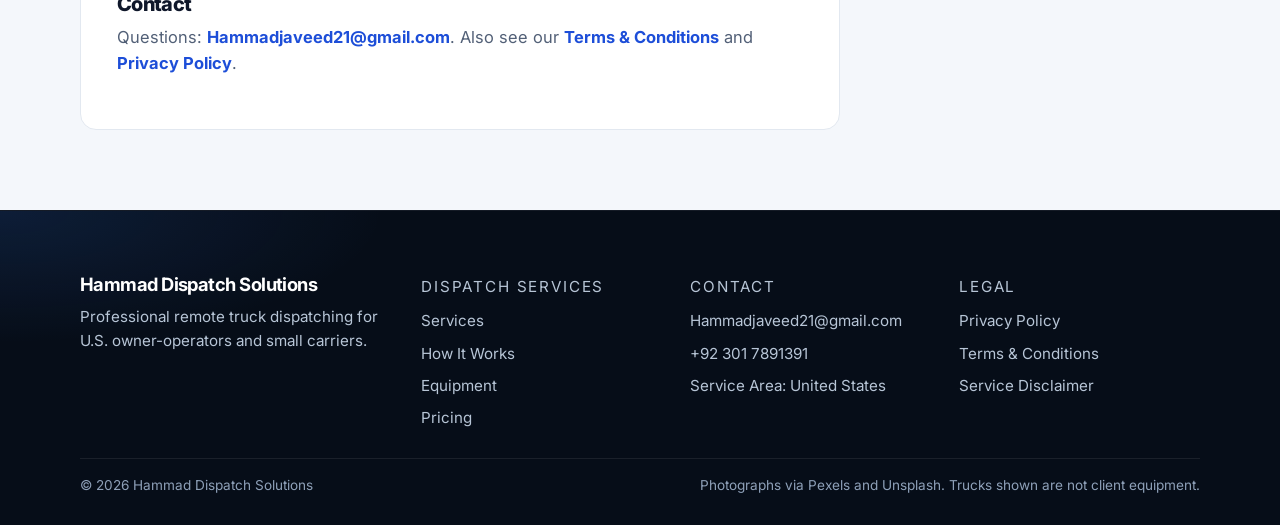
<file: disclaimer.html>
<!DOCTYPE html>
<html lang="en">
<head>
  <meta charset="utf-8">
  <meta name="viewport" content="width=device-width, initial-scale=1">
  <title>Service Disclaimer | Hammad Dispatch Solutions</title>
  <meta name="description" content="Important service disclaimer for Hammad Dispatch Solutions remote truck dispatch support.">
  <link rel="icon" href="assets/favicon.svg" type="image/svg+xml">
  <link rel="preconnect" href="https://fonts.googleapis.com">
  <link rel="preconnect" href="https://fonts.gstatic.com" crossorigin>
  <link href="https://fonts.googleapis.com/css2?family=Inter:wght@400;500;600;700;800&display=swap" rel="stylesheet">
  <link rel="stylesheet" href="css/styles.css">
</head>
<body data-email="Hammadjaveed21@gmail.com" data-phone="+923017891391">
  <a class="skip" href="#main">Skip to content</a>
  <header class="nav">
    <div class="nav-inner">
      <a class="logo" href="index.html">
        <svg class="logo-mark" viewBox="0 0 32 32" aria-hidden="true">
          <rect width="32" height="32" rx="9" fill="#2f7cf6"/>
          <path d="M6.2 19.6V13.6h9.6v6" fill="none" stroke="#fff" stroke-width="1.6" stroke-linejoin="round"/>
          <path d="M15.8 15.2h3.4l3.1 3v1.4H6.2" fill="none" stroke="#fff" stroke-width="1.6" stroke-linejoin="round"/>
          <circle cx="10.4" cy="20.8" r="1.45" fill="#fff"/>
          <circle cx="20.2" cy="20.8" r="1.45" fill="#fff"/>
        </svg>
        <strong>Hammad Dispatch</strong>
      </a>
      <button class="menu-btn" type="button" aria-expanded="false" aria-controls="nav-links" aria-label="Open menu">
        <span></span>
      </button>
      <ul class="nav-links" id="nav-links">
        <li><a href="index.html#services">Services</a></li>
        <li><a href="index.html#process">How It Works</a></li>
        <li><a href="index.html#equipment">Equipment</a></li>
        <li><a href="index.html#about">About</a></li>
        <li><a href="index.html#faq">FAQ</a></li>
        <li><a href="index.html#contact">Contact</a></li>
      </ul>
      <a class="btn btn-primary nav-cta" href="index.html#contact">Get Started</a>
    </div>
  </header>

  <main id="main" class="legal">
    <div class="wrap">
      <article class="legal-card">
        <p class="eyebrow">Legal</p>
        <h1>Service Disclaimer</h1>
        <p>Last updated September 29, 2026. Please read this before relying on website content or sending an inquiry. This disclaimer protects both carriers browsing the site and Hammad Dispatch Solutions. It is a website notice, not legal advice.</p>

        <h2>Dispatch support, not a guarantee</h2>
        <p>We offer remote dispatch support. Support may include helping find freight, discussing rates with brokers, handling broker communication, and coordinating day-to-day dispatch updates according to an agreed process.</p>
        <p>We do <strong>not</strong> guarantee:</p>
        <ul>
          <li>a specific freight rate or “best” market rate;</li>
          <li>a minimum number of loads per week or month;</li>
          <li>that every load found will be accepted, available, or booked;</li>
          <li>detention, layover, or accessorial outcomes;</li>
          <li>income, profit, or empty-mile results.</li>
        </ul>

        <h2>Your approval controls booking</h2>
        <p>Nothing is booked outside the approval process you agree to. An inquiry on this website is a request for contact. It is not load booking authority and not a signed dispatch contract.</p>

        <h2>Carrier remains responsible for compliance</h2>
        <p>Owner-operators and carriers remain responsible for their own:</p>
        <ul>
          <li>operating authority and registrations;</li>
          <li>insurance coverage and certificates;</li>
          <li>safety, CSA, and related compliance obligations;</li>
          <li>driver qualification and hours-of-service / ELD rules where they apply;</li>
          <li>equipment condition and cargo claims processes under their own agreements;</li>
          <li>contracts with brokers, shippers, and factoring companies.</li>
        </ul>
        <p>Dispatch support does not replace those responsibilities. Required documents for working together are confirmed during onboarding. This site does not claim that specific filings or documents are already completed for every visitor.</p>

        <h2>Independent relationship</h2>
        <p>Using this website does not make you an employee, partner, or joint venturer of Hammad Dispatch Solutions. Any working relationship starts only when both sides agree to a dispatch arrangement and process.</p>

        <h2>Market and third-party factors</h2>
        <p>Brokers, shippers, weather, road conditions, facility delays, and market demand can change quickly. Outcomes involving third parties are outside our sole control.</p>

        <h2>Website content and photos</h2>
        <p>Site content is general and can change. Pricing is discussed individually and is not published as a fixed public rate on this site. Photographs are stock images used for illustration. Trucks shown are not client equipment.</p>

        <h2>Contact</h2>
        <p>Questions: <a href="mailto:Hammadjaveed21@gmail.com">Hammadjaveed21@gmail.com</a>. Also see our <a href="terms.html">Terms &amp; Conditions</a> and <a href="privacy.html">Privacy Policy</a>.</p>
      </article>
    </div>
  </main>

  <footer class="footer">
    <div class="wrap footer-grid">
      <div>
        <h2>Hammad Dispatch Solutions</h2>
        <p>Professional remote truck dispatching for U.S. owner-operators and small carriers.</p>
      </div>
      <div>
        <p class="footer-label">Dispatch Services</p>
        <ul>
          <li><a href="index.html#services">Services</a></li>
          <li><a href="index.html#process">How It Works</a></li>
          <li><a href="index.html#equipment">Equipment</a></li>
          <li><a href="index.html#pricing">Pricing</a></li>
        </ul>
      </div>
      <div>
        <p class="footer-label">Contact</p>
        <ul>
          <li><a href="mailto:Hammadjaveed21@gmail.com">Hammadjaveed21@gmail.com</a></li>
          <li><a data-phone-link href="tel:+923017891391">+92 301 7891391</a></li>
          <li>Service Area: United States</li>
        </ul>
      </div>
      <div>
        <p class="footer-label">Legal</p>
        <ul>
          <li><a href="privacy.html">Privacy Policy</a></li>
          <li><a href="terms.html">Terms &amp; Conditions</a></li>
          <li><a href="disclaimer.html">Service Disclaimer</a></li>
        </ul>
      </div>
    </div>
    <div class="wrap footer-bottom">
      <span>© 2026 Hammad Dispatch Solutions</span>
      <span>Photographs via Pexels and Unsplash. Trucks shown are not client equipment.</span>
    </div>
  </footer>
  <script src="js/main.js"></script>
</body>
</html>
</file>
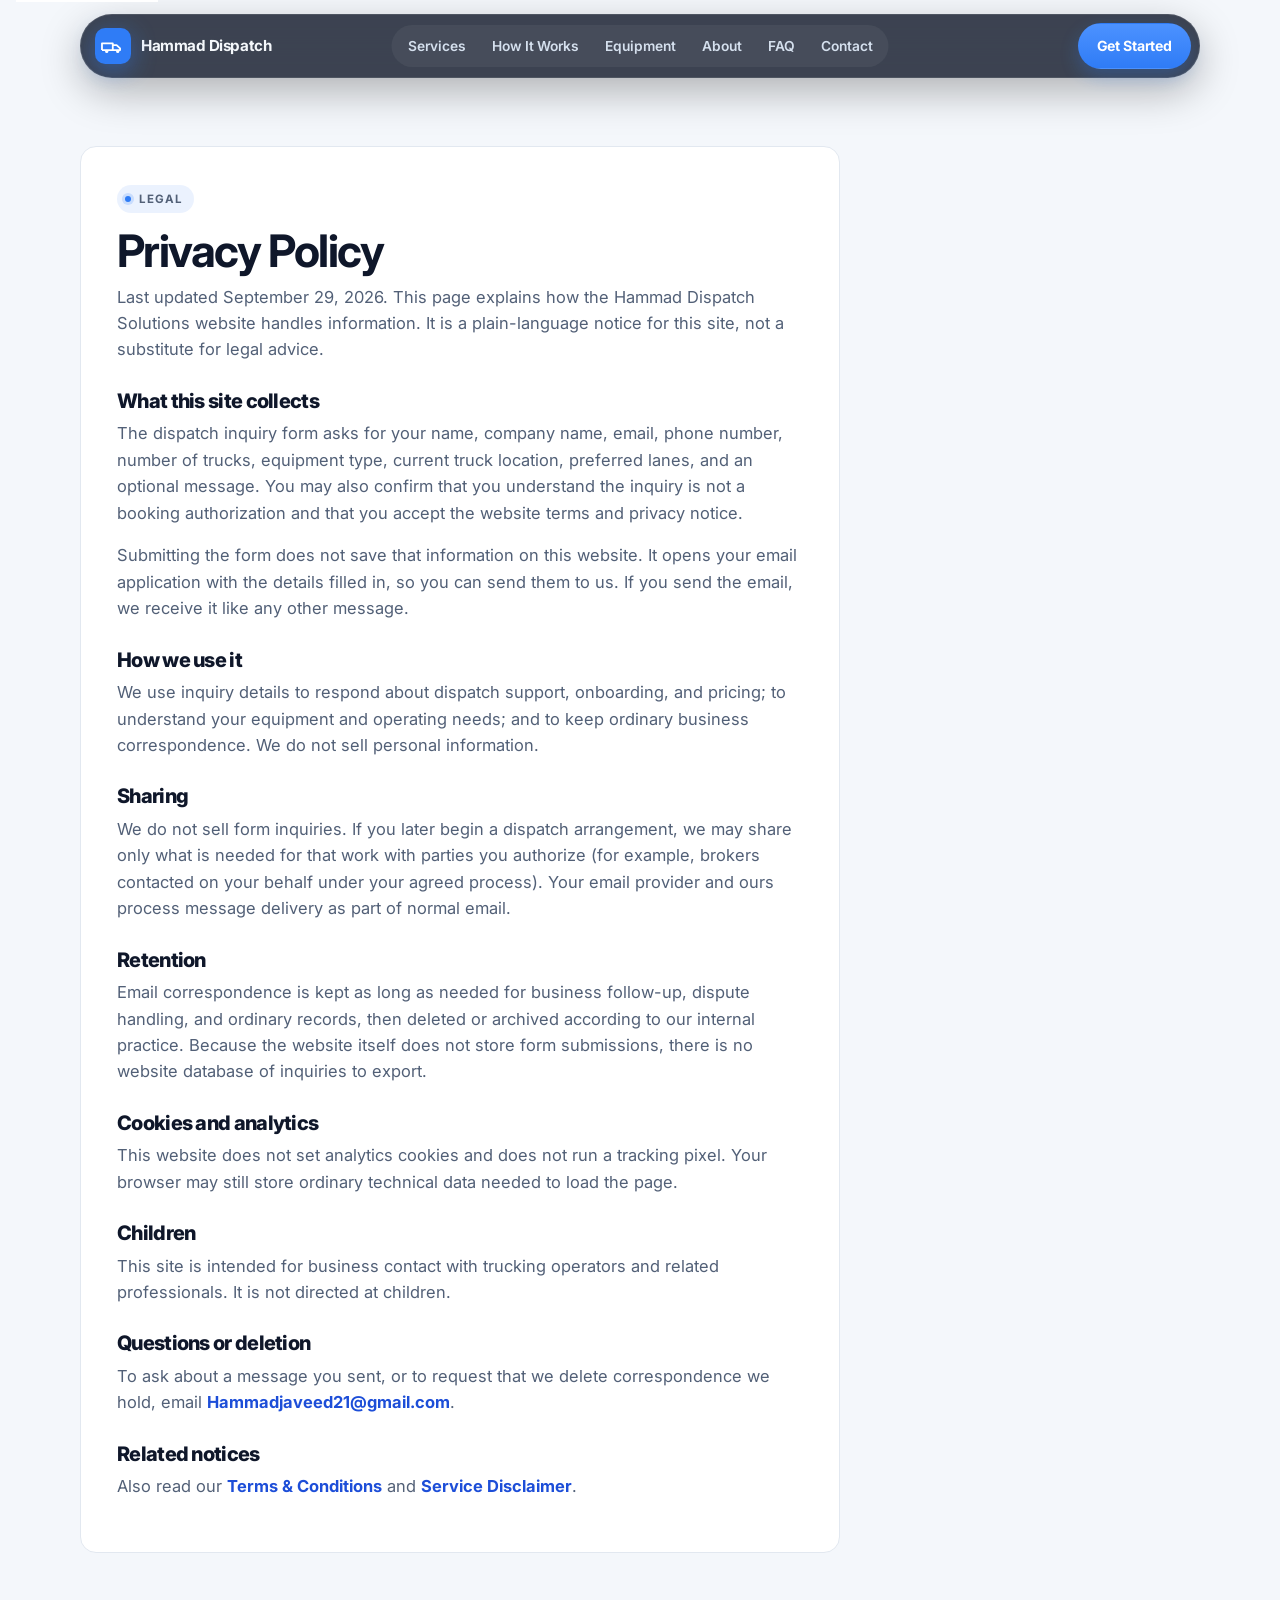
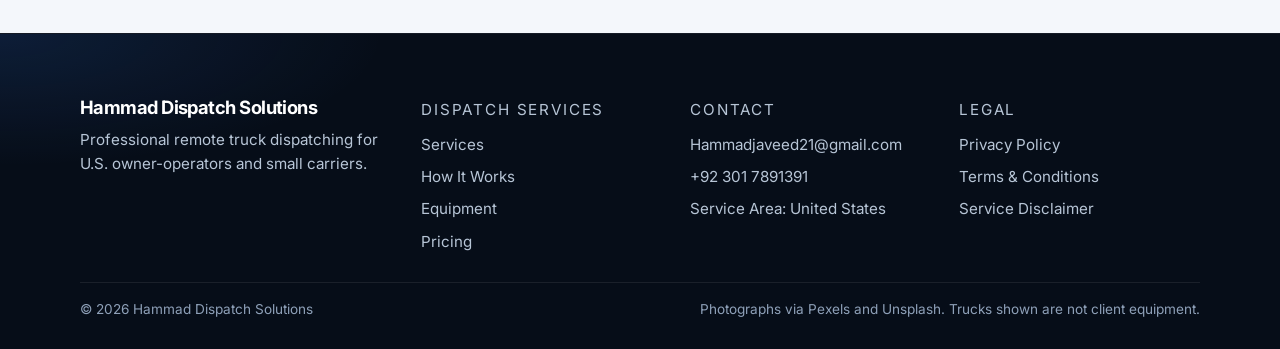
<file: privacy.html>
<!DOCTYPE html>
<html lang="en">
<head>
  <meta charset="utf-8">
  <meta name="viewport" content="width=device-width, initial-scale=1">
  <title>Privacy Policy | Hammad Dispatch Solutions</title>
  <meta name="description" content="How Hammad Dispatch Solutions handles information sent through the dispatch inquiry form.">
  <link rel="icon" href="assets/favicon.svg" type="image/svg+xml">
  <link rel="preconnect" href="https://fonts.googleapis.com">
  <link rel="preconnect" href="https://fonts.gstatic.com" crossorigin>
  <link href="https://fonts.googleapis.com/css2?family=Inter:wght@400;500;600;700;800&display=swap" rel="stylesheet">
  <link rel="stylesheet" href="css/styles.css">
</head>
<body data-email="Hammadjaveed21@gmail.com" data-phone="+923017891391">
  <a class="skip" href="#main">Skip to content</a>
  <header class="nav">
    <div class="nav-inner">
      <a class="logo" href="index.html">
        <svg class="logo-mark" viewBox="0 0 32 32" aria-hidden="true">
          <rect width="32" height="32" rx="9" fill="#2f7cf6"/>
          <path d="M6.2 19.6V13.6h9.6v6" fill="none" stroke="#fff" stroke-width="1.6" stroke-linejoin="round"/>
          <path d="M15.8 15.2h3.4l3.1 3v1.4H6.2" fill="none" stroke="#fff" stroke-width="1.6" stroke-linejoin="round"/>
          <circle cx="10.4" cy="20.8" r="1.45" fill="#fff"/>
          <circle cx="20.2" cy="20.8" r="1.45" fill="#fff"/>
        </svg>
        <strong>Hammad Dispatch</strong>
      </a>
      <button class="menu-btn" type="button" aria-expanded="false" aria-controls="nav-links" aria-label="Open menu">
        <span></span>
      </button>
      <ul class="nav-links" id="nav-links">
        <li><a href="index.html#services">Services</a></li>
        <li><a href="index.html#process">How It Works</a></li>
        <li><a href="index.html#equipment">Equipment</a></li>
        <li><a href="index.html#about">About</a></li>
        <li><a href="index.html#faq">FAQ</a></li>
        <li><a href="index.html#contact">Contact</a></li>
      </ul>
      <a class="btn btn-primary nav-cta" href="index.html#contact">Get Started</a>
    </div>
  </header>

  <main id="main" class="legal">
    <div class="wrap">
      <article class="legal-card">
        <p class="eyebrow">Legal</p>
        <h1>Privacy Policy</h1>
        <p>Last updated September 29, 2026. This page explains how the Hammad Dispatch Solutions website handles information. It is a plain-language notice for this site, not a substitute for legal advice.</p>

        <h2>What this site collects</h2>
        <p>The dispatch inquiry form asks for your name, company name, email, phone number, number of trucks, equipment type, current truck location, preferred lanes, and an optional message. You may also confirm that you understand the inquiry is not a booking authorization and that you accept the website terms and privacy notice.</p>
        <p>Submitting the form does not save that information on this website. It opens your email application with the details filled in, so you can send them to us. If you send the email, we receive it like any other message.</p>

        <h2>How we use it</h2>
        <p>We use inquiry details to respond about dispatch support, onboarding, and pricing; to understand your equipment and operating needs; and to keep ordinary business correspondence. We do not sell personal information.</p>

        <h2>Sharing</h2>
        <p>We do not sell form inquiries. If you later begin a dispatch arrangement, we may share only what is needed for that work with parties you authorize (for example, brokers contacted on your behalf under your agreed process). Your email provider and ours process message delivery as part of normal email.</p>

        <h2>Retention</h2>
        <p>Email correspondence is kept as long as needed for business follow-up, dispute handling, and ordinary records, then deleted or archived according to our internal practice. Because the website itself does not store form submissions, there is no website database of inquiries to export.</p>

        <h2>Cookies and analytics</h2>
        <p>This website does not set analytics cookies and does not run a tracking pixel. Your browser may still store ordinary technical data needed to load the page.</p>

        <h2>Children</h2>
        <p>This site is intended for business contact with trucking operators and related professionals. It is not directed at children.</p>

        <h2>Questions or deletion</h2>
        <p>To ask about a message you sent, or to request that we delete correspondence we hold, email <a href="mailto:Hammadjaveed21@gmail.com">Hammadjaveed21@gmail.com</a>.</p>

        <h2>Related notices</h2>
        <p>Also read our <a href="terms.html">Terms &amp; Conditions</a> and <a href="disclaimer.html">Service Disclaimer</a>.</p>
      </article>
    </div>
  </main>

  <footer class="footer">
    <div class="wrap footer-grid">
      <div>
        <h2>Hammad Dispatch Solutions</h2>
        <p>Professional remote truck dispatching for U.S. owner-operators and small carriers.</p>
      </div>
      <div>
        <p class="footer-label">Dispatch Services</p>
        <ul>
          <li><a href="index.html#services">Services</a></li>
          <li><a href="index.html#process">How It Works</a></li>
          <li><a href="index.html#equipment">Equipment</a></li>
          <li><a href="index.html#pricing">Pricing</a></li>
        </ul>
      </div>
      <div>
        <p class="footer-label">Contact</p>
        <ul>
          <li><a href="mailto:Hammadjaveed21@gmail.com">Hammadjaveed21@gmail.com</a></li>
          <li><a data-phone-link href="tel:+923017891391">+92 301 7891391</a></li>
          <li>Service Area: United States</li>
        </ul>
      </div>
      <div>
        <p class="footer-label">Legal</p>
        <ul>
          <li><a href="privacy.html">Privacy Policy</a></li>
          <li><a href="terms.html">Terms &amp; Conditions</a></li>
          <li><a href="disclaimer.html">Service Disclaimer</a></li>
        </ul>
      </div>
    </div>
    <div class="wrap footer-bottom">
      <span>© 2026 Hammad Dispatch Solutions</span>
      <span>Photographs via Pexels and Unsplash. Trucks shown are not client equipment.</span>
    </div>
  </footer>
  <script src="js/main.js"></script>
</body>
</html>
</file>
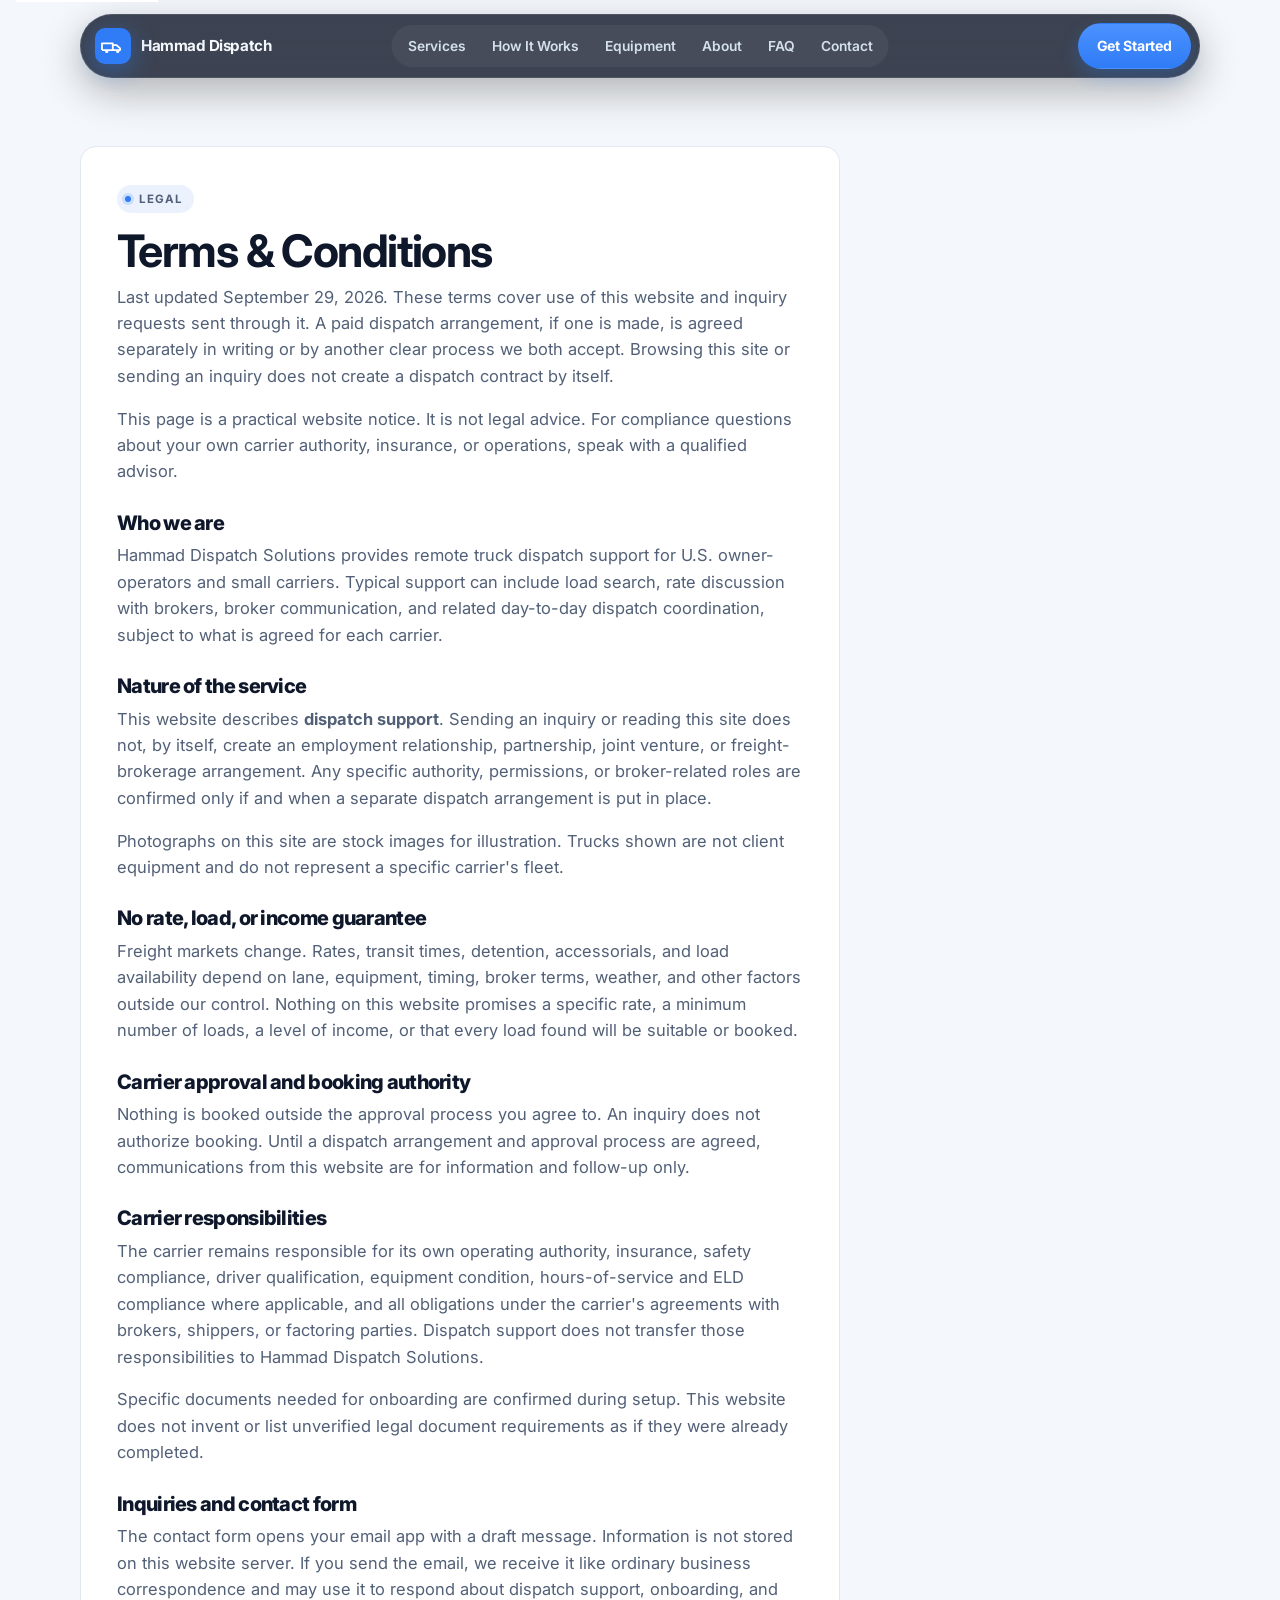
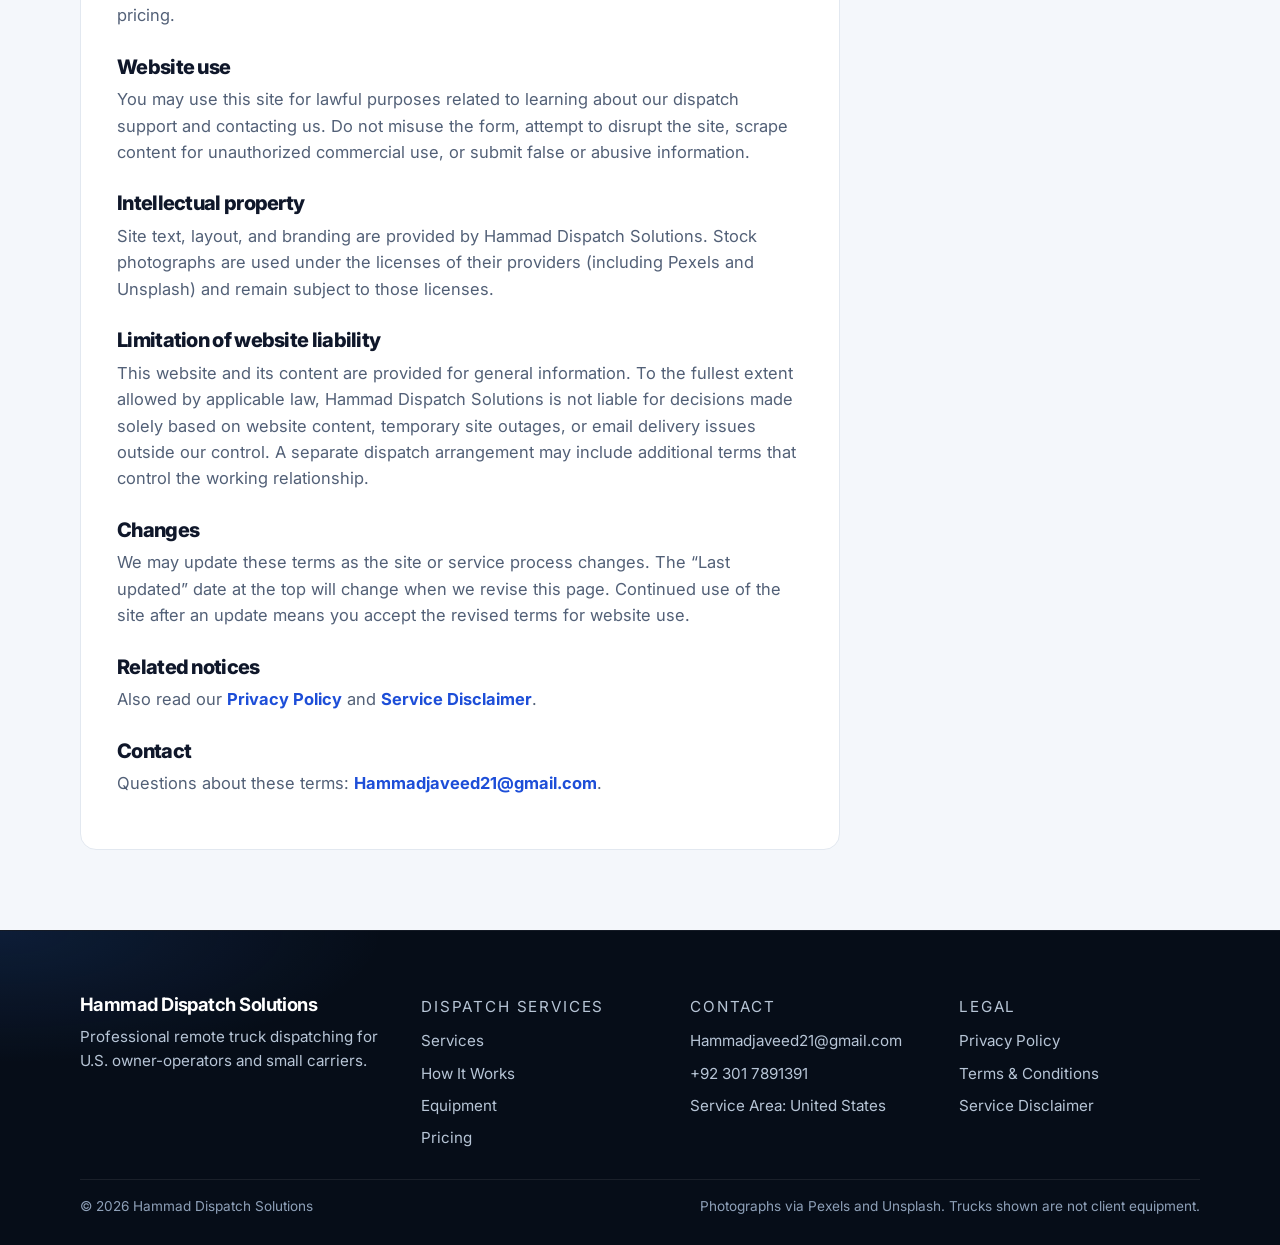
<file: terms.html>
<!DOCTYPE html>
<html lang="en">
<head>
  <meta charset="utf-8">
  <meta name="viewport" content="width=device-width, initial-scale=1">
  <title>Terms &amp; Conditions | Hammad Dispatch Solutions</title>
  <meta name="description" content="Terms for using the Hammad Dispatch Solutions website and requesting dispatch support.">
  <link rel="icon" href="assets/favicon.svg" type="image/svg+xml">
  <link rel="preconnect" href="https://fonts.googleapis.com">
  <link rel="preconnect" href="https://fonts.gstatic.com" crossorigin>
  <link href="https://fonts.googleapis.com/css2?family=Inter:wght@400;500;600;700;800&display=swap" rel="stylesheet">
  <link rel="stylesheet" href="css/styles.css">
</head>
<body data-email="Hammadjaveed21@gmail.com" data-phone="+923017891391">
  <a class="skip" href="#main">Skip to content</a>
  <header class="nav">
    <div class="nav-inner">
      <a class="logo" href="index.html">
        <svg class="logo-mark" viewBox="0 0 32 32" aria-hidden="true">
          <rect width="32" height="32" rx="9" fill="#2f7cf6"/>
          <path d="M6.2 19.6V13.6h9.6v6" fill="none" stroke="#fff" stroke-width="1.6" stroke-linejoin="round"/>
          <path d="M15.8 15.2h3.4l3.1 3v1.4H6.2" fill="none" stroke="#fff" stroke-width="1.6" stroke-linejoin="round"/>
          <circle cx="10.4" cy="20.8" r="1.45" fill="#fff"/>
          <circle cx="20.2" cy="20.8" r="1.45" fill="#fff"/>
        </svg>
        <strong>Hammad Dispatch</strong>
      </a>
      <button class="menu-btn" type="button" aria-expanded="false" aria-controls="nav-links" aria-label="Open menu">
        <span></span>
      </button>
      <ul class="nav-links" id="nav-links">
        <li><a href="index.html#services">Services</a></li>
        <li><a href="index.html#process">How It Works</a></li>
        <li><a href="index.html#equipment">Equipment</a></li>
        <li><a href="index.html#about">About</a></li>
        <li><a href="index.html#faq">FAQ</a></li>
        <li><a href="index.html#contact">Contact</a></li>
      </ul>
      <a class="btn btn-primary nav-cta" href="index.html#contact">Get Started</a>
    </div>
  </header>

  <main id="main" class="legal">
    <div class="wrap">
      <article class="legal-card">
        <p class="eyebrow">Legal</p>
        <h1>Terms &amp; Conditions</h1>
        <p>Last updated September 29, 2026. These terms cover use of this website and inquiry requests sent through it. A paid dispatch arrangement, if one is made, is agreed separately in writing or by another clear process we both accept. Browsing this site or sending an inquiry does not create a dispatch contract by itself.</p>
        <p>This page is a practical website notice. It is not legal advice. For compliance questions about your own carrier authority, insurance, or operations, speak with a qualified advisor.</p>

        <h2>Who we are</h2>
        <p>Hammad Dispatch Solutions provides remote truck dispatch support for U.S. owner-operators and small carriers. Typical support can include load search, rate discussion with brokers, broker communication, and related day-to-day dispatch coordination, subject to what is agreed for each carrier.</p>

        <h2>Nature of the service</h2>
        <p>This website describes <strong>dispatch support</strong>. Sending an inquiry or reading this site does not, by itself, create an employment relationship, partnership, joint venture, or freight-brokerage arrangement. Any specific authority, permissions, or broker-related roles are confirmed only if and when a separate dispatch arrangement is put in place.</p>
        <p>Photographs on this site are stock images for illustration. Trucks shown are not client equipment and do not represent a specific carrier's fleet.</p>

        <h2>No rate, load, or income guarantee</h2>
        <p>Freight markets change. Rates, transit times, detention, accessorials, and load availability depend on lane, equipment, timing, broker terms, weather, and other factors outside our control. Nothing on this website promises a specific rate, a minimum number of loads, a level of income, or that every load found will be suitable or booked.</p>

        <h2>Carrier approval and booking authority</h2>
        <p>Nothing is booked outside the approval process you agree to. An inquiry does not authorize booking. Until a dispatch arrangement and approval process are agreed, communications from this website are for information and follow-up only.</p>

        <h2>Carrier responsibilities</h2>
        <p>The carrier remains responsible for its own operating authority, insurance, safety compliance, driver qualification, equipment condition, hours-of-service and ELD compliance where applicable, and all obligations under the carrier's agreements with brokers, shippers, or factoring parties. Dispatch support does not transfer those responsibilities to Hammad Dispatch Solutions.</p>
        <p>Specific documents needed for onboarding are confirmed during setup. This website does not invent or list unverified legal document requirements as if they were already completed.</p>

        <h2>Inquiries and contact form</h2>
        <p>The contact form opens your email app with a draft message. Information is not stored on this website server. If you send the email, we receive it like ordinary business correspondence and may use it to respond about dispatch support, onboarding, and pricing.</p>

        <h2>Website use</h2>
        <p>You may use this site for lawful purposes related to learning about our dispatch support and contacting us. Do not misuse the form, attempt to disrupt the site, scrape content for unauthorized commercial use, or submit false or abusive information.</p>

        <h2>Intellectual property</h2>
        <p>Site text, layout, and branding are provided by Hammad Dispatch Solutions. Stock photographs are used under the licenses of their providers (including Pexels and Unsplash) and remain subject to those licenses.</p>

        <h2>Limitation of website liability</h2>
        <p>This website and its content are provided for general information. To the fullest extent allowed by applicable law, Hammad Dispatch Solutions is not liable for decisions made solely based on website content, temporary site outages, or email delivery issues outside our control. A separate dispatch arrangement may include additional terms that control the working relationship.</p>

        <h2>Changes</h2>
        <p>We may update these terms as the site or service process changes. The “Last updated” date at the top will change when we revise this page. Continued use of the site after an update means you accept the revised terms for website use.</p>

        <h2>Related notices</h2>
        <p>Also read our <a href="privacy.html">Privacy Policy</a> and <a href="disclaimer.html">Service Disclaimer</a>.</p>

        <h2>Contact</h2>
        <p>Questions about these terms: <a href="mailto:Hammadjaveed21@gmail.com">Hammadjaveed21@gmail.com</a>.</p>
      </article>
    </div>
  </main>

  <footer class="footer">
    <div class="wrap footer-grid">
      <div>
        <h2>Hammad Dispatch Solutions</h2>
        <p>Professional remote truck dispatching for U.S. owner-operators and small carriers.</p>
      </div>
      <div>
        <p class="footer-label">Dispatch Services</p>
        <ul>
          <li><a href="index.html#services">Services</a></li>
          <li><a href="index.html#process">How It Works</a></li>
          <li><a href="index.html#equipment">Equipment</a></li>
          <li><a href="index.html#pricing">Pricing</a></li>
        </ul>
      </div>
      <div>
        <p class="footer-label">Contact</p>
        <ul>
          <li><a href="mailto:Hammadjaveed21@gmail.com">Hammadjaveed21@gmail.com</a></li>
          <li><a data-phone-link href="tel:+923017891391">+92 301 7891391</a></li>
          <li>Service Area: United States</li>
        </ul>
      </div>
      <div>
        <p class="footer-label">Legal</p>
        <ul>
          <li><a href="privacy.html">Privacy Policy</a></li>
          <li><a href="terms.html">Terms &amp; Conditions</a></li>
          <li><a href="disclaimer.html">Service Disclaimer</a></li>
        </ul>
      </div>
    </div>
    <div class="wrap footer-bottom">
      <span>© 2026 Hammad Dispatch Solutions</span>
      <span>Photographs via Pexels and Unsplash. Trucks shown are not client equipment.</span>
    </div>
  </footer>
  <script src="js/main.js"></script>
</body>
</html>
</file>
<file: css/styles.css>
:root {
  --navy: #07111f;
  --ink: #0b1628;
  --panel: #0e1b30;
  --panel-2: #13243d;
  --line: rgba(255, 255, 255, 0.1);
  --text: #f4f7fb;
  --muted: #b7c5d6;
  --accent: #3b82f6;
  --accent-dark: #1d4ed8;
  --paper: #f4f7fb;
  --white: #ffffff;
  --ink-text: #0f172a;
  --ink-muted: #526077;
  --border: #e2e8f0;
  --danger: #b42318;
  --ok: #0f7a4a;
  --shadow: 0 18px 40px rgba(8, 18, 36, 0.07);
  --font: "Inter", "Segoe UI", sans-serif;
  --radius: 18px;
  --max: 1120px;
  --nav: 90px;
  --ease: 160ms ease;
}

*,
*::before,
*::after {
  box-sizing: border-box;
}

html {
  scroll-behavior: smooth;
}

body {
  margin: 0;
  font-family: var(--font);
  font-size: 16.5px;
  line-height: 1.6;
  color: var(--ink-text);
  background: #ffffff;
  text-rendering: optimizeLegibility;
  overflow-x: hidden;
}

img {
  max-width: 100%;
  display: block;
}

a {
  color: inherit;
  text-decoration: none;
}

button,
input,
select,
textarea {
  font: inherit;
}

button {
  cursor: pointer;
}

:focus-visible {
  outline: 2px solid var(--accent);
  outline-offset: 3px;
}

.skip {
  position: absolute;
  left: 16px;
  top: -40px;
  background: var(--white);
  color: var(--ink-text);
  padding: 8px 12px;
  z-index: 100;
}

.skip:focus {
  top: 12px;
}

.wrap {
  width: min(var(--max), calc(100% - 40px));
  margin-inline: auto;
}

.eyebrow {
  display: inline-flex;
  align-items: center;
  gap: 8px;
  margin: 0 0 14px;
  padding: 5px 11px 5px 8px;
  border-radius: 999px;
  background: rgba(59, 130, 246, 0.1);
  font-size: 0.72rem;
  font-weight: 700;
  letter-spacing: 0.08em;
  text-transform: uppercase;
  color: var(--accent-dark);
}

.eyebrow::before {
  content: "";
  width: 6px;
  height: 6px;
  border-radius: 50%;
  background: #2f7cf6;
  box-shadow: 0 0 0 3px rgba(47, 124, 246, 0.18);
}

.dark .eyebrow {
  background: rgba(59, 130, 246, 0.16);
  color: #dbeafe;
}

.hero .eyebrow {
  display: inline-flex;
  align-items: center;
  gap: 8px;
  margin-bottom: 18px;
  padding: 6px 12px 6px 10px;
  border-radius: 999px;
  border: 1px solid rgba(255, 255, 255, 0.16);
  background: rgba(6, 14, 28, 0.4);
  color: #e7eef8;
  letter-spacing: 0.01em;
  text-transform: none;
  font-size: 0.84rem;
  font-weight: 500;
}

.hero .eyebrow::before {
  content: "";
  width: 7px;
  height: 7px;
  border-radius: 50%;
  background: #3b82f6;
  box-shadow: 0 0 0 4px rgba(59, 130, 246, 0.22);
}

h1,
h2,
h3,
p {
  margin-top: 0;
}

h1,
h2 {
  letter-spacing: -0.035em;
  line-height: 1.08;
}

h2 {
  font-size: clamp(2rem, 3.2vw, 2.75rem);
  font-weight: 800;
  margin-bottom: 14px;
}

.lede {
  color: var(--muted);
  font-size: 1.08rem;
  max-width: 38rem;
}

.section:not(.dark) .lede {
  color: var(--ink-muted);
}

.section {
  padding: 104px 0;
  scroll-margin-top: calc(var(--nav) + 12px);
}

.section-head {
  max-width: 42rem;
  margin-bottom: 44px;
}

.dark {
  background:
    radial-gradient(720px 320px at 0% 0%, rgba(59, 130, 246, 0.18), transparent 58%),
    radial-gradient(560px 260px at 100% 100%, rgba(59, 130, 246, 0.08), transparent 52%),
    linear-gradient(180deg, #0c1930 0%, #07111f 100%);
  color: var(--text);
}

.dark .lede,
.muted {
  color: var(--muted);
}

.paper {
  background:
    radial-gradient(860px 280px at 100% 0%, rgba(59, 130, 246, 0.08), transparent 58%),
    #f5f7fb;
}

/* Nav */

.nav {
  position: fixed;
  top: 14px;
  left: 0;
  right: 0;
  z-index: 40;
  height: auto;
  display: flex;
  justify-content: center;
  background: transparent;
  border: 0;
  pointer-events: none;
}

.nav-inner {
  pointer-events: auto;
  position: relative;
  width: min(1120px, calc(100% - 28px));
  height: 64px;
  margin-inline: auto;
  padding: 0 8px 0 14px;
  display: flex;
  align-items: center;
  gap: 12px;
  border-radius: 999px;
  background: rgba(8, 16, 32, 0.78);
  border: 1px solid rgba(255, 255, 255, 0.1);
  box-shadow: 0 14px 40px rgba(0, 0, 0, 0.28);
  backdrop-filter: blur(18px) saturate(1.35);
}

.home .nav .nav-inner {
  background: rgba(7, 14, 28, 0.42);
}

.home .nav.is-solid .nav-inner,
.home .nav.is-open .nav-inner {
  background: rgba(8, 16, 32, 0.9);
}

.logo {
  display: flex;
  align-items: center;
  gap: 10px;
  color: var(--text);
  min-width: max-content;
}

.logo-mark {
  width: 36px;
  height: 36px;
  filter: drop-shadow(0 6px 12px rgba(47, 124, 246, 0.45));
}

.logo strong {
  display: block;
  font-size: 0.95rem;
  letter-spacing: -0.03em;
  line-height: 1.1;
}

.logo span {
  display: block;
  color: var(--muted);
  font-size: 0.72rem;
  letter-spacing: 0.08em;
  text-transform: uppercase;
}

.nav-links {
  position: absolute;
  left: 50%;
  translate: -50% 0;
  display: flex;
  align-items: center;
  gap: 2px;
  list-style: none;
  margin: 0;
  padding: 4px;
  border-radius: 999px;
  background: rgba(255, 255, 255, 0.05);
}

.nav-links a {
  display: inline-flex;
  align-items: center;
  min-height: 34px;
  padding: 0 12px;
  border-radius: 999px;
  color: #d5e0ee;
  font-size: 0.86rem;
  font-weight: 600;
  transition: background 0.2s ease, color 0.2s ease;
}

.nav-links a:hover {
  background: rgba(255, 255, 255, 0.08);
  color: var(--white);
}

.nav-links a[aria-current="true"] {
  background: rgba(47, 124, 246, 0.28);
  color: var(--white);
}

.nav-cta {
  display: inline-flex;
  flex: none;
  margin-left: auto;
  min-height: 42px;
  padding: 0 16px;
  font-size: 0.88rem;
  box-shadow: 0 8px 18px rgba(47, 124, 246, 0.32);
}

.menu-btn {
  display: none;
  width: 40px;
  height: 40px;
  border: 1px solid rgba(255, 255, 255, 0.12);
  background: rgba(255, 255, 255, 0.04);
  border-radius: 999px;
  padding: 0;
}

.menu-btn span,
.menu-btn span::before,
.menu-btn span::after {
  display: block;
  width: 16px;
  height: 1.5px;
  background: var(--text);
  position: relative;
  margin-inline: auto;
  transition: transform 0.2s ease, top 0.2s ease, background 0.2s ease;
}

.menu-btn span::before,
.menu-btn span::after {
  content: "";
  position: absolute;
  left: 0;
}

.menu-btn span::before {
  top: -5px;
}

.menu-btn span::after {
  top: 5px;
}

.menu-btn[aria-expanded="true"] span {
  background: transparent;
}

.menu-btn[aria-expanded="true"] span::before {
  top: 0;
  transform: rotate(45deg);
}

.menu-btn[aria-expanded="true"] span::after {
  top: 0;
  transform: rotate(-45deg);
}

/* Buttons */

.btn {
  display: inline-flex;
  align-items: center;
  justify-content: center;
  min-height: 46px;
  padding: 0 18px;
  gap: 8px;
  border-radius: 999px;
  border: 1px solid transparent;
  font-weight: 700;
  letter-spacing: -0.01em;
  transition: background var(--ease), border-color var(--ease), color var(--ease);
}

.btn svg {
  width: 16px;
  height: 16px;
  flex: none;
}

.btn-primary {
  background: linear-gradient(180deg, #4c92ff 0%, #2f7cf6 100%);
  color: #ffffff;
  border-color: transparent;
  box-shadow: 0 8px 18px rgba(47, 124, 246, 0.28);
}

.btn-primary:hover {
  background: #4b90ff;
  box-shadow: 0 12px 22px rgba(47, 124, 246, 0.34);
}

.btn-ghost {
  background: transparent;
  color: var(--text);
  border-color: rgba(255, 255, 255, 0.22);
}

.btn-ghost:hover {
  border-color: rgba(255, 255, 255, 0.5);
}

.btn-line {
  background: transparent;
  color: var(--ink-text);
  border-color: var(--border);
}

.btn-line:hover {
  border-color: var(--ink-text);
}

/* Hero */

.hero {
  position: relative;
  isolation: isolate;
  min-height: 100svh;
  display: flex;
  flex-direction: column;
  color: var(--text);
  overflow: hidden;
}

.hero-bg {
  position: absolute;
  inset: 0 auto 0 0;
  z-index: 0;
  width: 148%;
  height: 100%;
  max-width: none;
  object-fit: cover;
  object-position: 78% 48%;
}

.hero-shade {
  position: absolute;
  inset: 0;
  z-index: 1;
  background:
    linear-gradient(90deg, rgba(4, 10, 22, 0.8) 0%, rgba(4, 10, 22, 0.38) 38%, rgba(4, 10, 22, 0.06) 64%, rgba(4, 10, 22, 0.22) 100%),
    linear-gradient(180deg, rgba(6, 16, 36, 0.5) 0%, rgba(6, 16, 36, 0.04) 30%, rgba(4, 10, 22, 0.58) 100%);
}

.hero-copy {
  max-width: 620px;
}

.hero-grid {
  position: relative;
  z-index: 2;
  flex: 1;
  display: flex;
  align-items: center;
  padding: calc(var(--nav) + 28px) 0 36px;
}

.hero h1 {
  font-size: clamp(2.8rem, 5vw, 4.35rem);
  font-weight: 700;
  margin-bottom: 16px;
  max-width: 11.5ch;
  letter-spacing: -0.045em;
  line-height: 1.02;
  text-shadow: none;
}

.hero h1 span {
  color: #3b9dff;
}

.hero .lede {
  margin-bottom: 28px;
  color: #d5e2f0;
  text-shadow: none;
  max-width: 34rem;
}

.hero-actions {
  display: flex;
  flex-wrap: wrap;
  gap: 12px;
  margin-bottom: 18px;
}

.hero .btn-primary {
  box-shadow: 0 10px 24px rgba(0, 0, 0, 0.22);
}

.hero .btn-ghost {
  background: rgba(6, 14, 28, 0.35);
  border-color: rgba(255, 255, 255, 0.28);
  backdrop-filter: blur(8px);
}

.hero-note {
  margin: 0;
  color: #c5d3e4;
  font-size: 0.92rem;
}

.board {
  justify-self: end;
  width: min(100%, 340px);
  background: rgba(28, 8, 14, 0.58);
  border: 1px solid rgba(255, 255, 255, 0.16);
  backdrop-filter: blur(16px);
  border-radius: 16px;
  padding: 16px 18px 8px;
  box-shadow: 0 18px 40px rgba(0, 0, 0, 0.22);
}

.board p {
  margin: 0 0 8px;
  font-size: 0.72rem;
  font-weight: 700;
  letter-spacing: 0.12em;
  text-transform: uppercase;
  color: var(--accent);
}

.board dl {
  margin: 0;
}

.board div {
  display: grid;
  grid-template-columns: 110px 1fr;
  gap: 8px;
  padding: 8px 0;
  border-top: 1px solid rgba(255, 255, 255, 0.08);
  font-size: 0.92rem;
}

.board dt {
  color: var(--muted);
}

.board dd {
  margin: 0;
  font-weight: 700;
}

.trust {
  position: relative;
  z-index: 2;
  border-top: 1px solid rgba(255, 255, 255, 0.14);
  background: rgba(4, 10, 20, 0.72);
  backdrop-filter: blur(16px);
}

.trust ul {
  list-style: none;
  display: grid;
  grid-template-columns: repeat(4, 1fr);
  margin: 0;
  padding: 0;
}

.trust li {
  padding: 22px 8px;
  color: #e7eef8;
  font-weight: 500;
  font-weight: 700;
  letter-spacing: -0.02em;
  display: flex;
  align-items: center;
  gap: 10px;
}

.trust li + li {
  border-left: 1px solid var(--line);
  padding-left: 22px;
}

.ring {
  width: 16px;
  height: 16px;
  border-radius: 50%;
  border: 1.5px solid rgba(147, 186, 255, 0.85);
  background: radial-gradient(circle at center, #7eb0ff 0 3px, transparent 3.5px);
  flex: none;
}

/* Cards */

.card-grid {
  display: grid;
  grid-template-columns: repeat(3, 1fr);
  gap: 16px;
}

.card {
  position: relative;
  background: var(--white);
  border: 1px solid #e6edf5;
  border-radius: 20px;
  padding: 26px 24px 24px;
  box-shadow: 0 1px 2px rgba(15, 23, 42, 0.04), 0 12px 28px rgba(15, 23, 42, 0.05);
  overflow: hidden;
}

.card::before {
  content: "";
  position: absolute;
  left: 0;
  right: 0;
  top: 0;
  height: 2px;
  background: linear-gradient(90deg, #3b82f6, #93c5fd);
  opacity: 0;
  transition: opacity 0.3s ease;
}

.card:hover {
  border-color: rgba(59, 130, 246, 0.32);
  box-shadow: 0 18px 40px rgba(29, 78, 216, 0.12);
}

.card:hover::before {
  opacity: 1;
}

.card svg {
  width: 22px;
  height: 22px;
  padding: 11px;
  box-sizing: content-box;
  color: #1d4ed8;
  margin-bottom: 18px;
  background: linear-gradient(180deg, rgba(59, 130, 246, 0.16), rgba(59, 130, 246, 0.07));
  border-radius: 14px;
  transition: background 0.3s ease, color 0.3s ease, translate 0.3s ease;
}

.card:hover svg {
  background: #2f7cf6;
  color: #fff;
  translate: 0 -2px;
}

.card h3 {
  margin: 0 0 8px;
  font-size: 1.08rem;
  letter-spacing: -0.02em;
}

.card p {
  margin: 0;
  color: var(--ink-muted);
}

/* Services */

.service-list {
  list-style: none;
  margin: 0;
  padding: 0;
  display: grid;
  grid-template-columns: 1fr 1fr;
  gap: 14px;
}

.service-list li {
  background: rgba(255, 255, 255, 0.035);
  border: 1px solid rgba(255, 255, 255, 0.08);
  border-radius: 18px;
  padding: 22px 22px 20px;
}

.service-list li:hover {
  background: rgba(59, 130, 246, 0.1);
  border-color: rgba(147, 186, 255, 0.38);
}

.service-list span {
  display: inline-flex;
  align-items: center;
  justify-content: center;
  min-width: 42px;
  height: 28px;
  padding: 0 10px;
  margin-bottom: 14px;
  border-radius: 999px;
  background: rgba(59, 130, 246, 0.16);
  color: #bfdbfe;
  font-size: 0.78rem;
  font-weight: 800;
  letter-spacing: 0.08em;
}

.service-list h3 {
  margin: 0 0 6px;
  font-size: 1.12rem;
  letter-spacing: -0.02em;
}

.service-list p {
  margin: 0;
  color: var(--muted);
}

/* Process */

.steps {
  list-style: none;
  margin: 0;
  padding: 0;
  display: grid;
  grid-template-columns: repeat(3, 1fr);
  gap: 14px;
}

.steps > li {
  position: relative;
  display: flex;
  flex-direction: column;
  gap: 8px;
  padding: 24px 22px 22px;
  background: var(--white);
  border: 1px solid #e6edf5;
  border-radius: 20px;
  box-shadow: 0 1px 2px rgba(15, 23, 42, 0.04), 0 12px 28px rgba(15, 23, 42, 0.05);
  overflow: hidden;
}

.steps > li::before {
  content: "";
  position: absolute;
  left: 0;
  top: 0;
  bottom: 0;
  width: 3px;
  background: linear-gradient(180deg, #60a5fa, #1d4ed8);
  transform: scaleY(0);
  transform-origin: top;
  transition: transform 0.35s ease;
}

.steps > li:hover {
  border-color: rgba(59, 130, 246, 0.32);
  box-shadow: 0 18px 40px rgba(29, 78, 216, 0.12);
}

.steps > li:hover::before {
  transform: scaleY(1);
}

.step-no {
  display: inline-flex;
  align-items: center;
  justify-content: center;
  width: 44px;
  height: 44px;
  border-radius: 14px;
  background: rgba(59, 130, 246, 0.1);
  font-size: 0.78rem;
  font-weight: 800;
  letter-spacing: 0.08em;
  color: var(--accent-dark);
  transition: background 0.3s ease, color 0.3s ease;
}

.steps > li:hover .step-no {
  background: #2f7cf6;
  color: #fff;
}

.steps h3 {
  margin: 2px 0 6px;
  font-size: 1.2rem;
  letter-spacing: -0.02em;
}

.steps p {
  margin: 0;
  color: var(--ink-muted);
  max-width: 46rem;
}

.chips {
  display: flex;
  flex-wrap: wrap;
  gap: 8px;
  list-style: none;
  margin: 14px 0 0;
  padding: 0;
}

.chips li {
  display: inline-flex;
  border: 0;
  padding: 6px 10px;
  border-radius: 999px;
  background: var(--white);
  border: 1px solid var(--border);
  color: var(--ink-text);
  font-size: 0.88rem;
  font-weight: 700;
}

/* Equipment */

.equip-grid {
  display: grid;
  grid-template-columns: repeat(3, 1fr);
  gap: 16px;
}

.equip {
  background: rgba(255, 255, 255, 0.03);
  border: 1px solid rgba(255, 255, 255, 0.08);
  border-radius: 20px;
  overflow: hidden;
  box-shadow: 0 12px 30px rgba(0, 0, 0, 0.18);
}

.equip:hover {
  border-color: rgba(147, 186, 255, 0.38);
  box-shadow: 0 20px 44px rgba(0, 0, 0, 0.28);
}

.equip-media {
  aspect-ratio: 16 / 10;
  background: #0c1728;
  overflow: hidden;
}

.equip-media img,
.equip-media svg {
  width: 100%;
  height: 100%;
  object-fit: cover;
  transition: scale 0.6s cubic-bezier(0.22, 0.8, 0.28, 1);
}

.equip:hover .equip-media img,
.equip:hover .equip-media svg {
  scale: 1.05;
}

.diagram {
  position: relative;
}

.diagram::after {
  content: "Diagram";
  position: absolute;
  left: 12px;
  bottom: 12px;
  padding: 4px 8px;
  border-radius: 999px;
  background: rgba(7, 17, 31, 0.78);
  color: #f4f7fb;
  font-size: 0.72rem;
  font-weight: 700;
  letter-spacing: 0.08em;
  text-transform: uppercase;
}

.equip-body {
  padding: 20px 20px 22px;
}

.equip h3 {
  margin: 0 0 8px;
  font-size: 1.25rem;
  letter-spacing: -0.03em;
}

.equip p {
  margin: 0;
  color: var(--muted);
}

.fine {
  margin: 18px 0 0;
  color: var(--muted);
  font-size: 0.92rem;
}

/* Reasons */

.split {
  display: grid;
  grid-template-columns: 0.85fr 1.15fr;
  gap: 48px;
  align-items: start;
}

.checks {
  list-style: none;
  margin: 0;
  padding: 0;
  display: grid;
  gap: 12px;
}

.checks li {
  display: flex;
  gap: 12px;
  align-items: flex-start;
  background: var(--white);
  border: 1px solid #e6edf5;
  border-radius: 14px;
  padding: 14px 16px;
  font-weight: 700;
  letter-spacing: -0.02em;
  box-shadow: 0 1px 2px rgba(15, 23, 42, 0.04);
}

.checks li:hover {
  border-color: rgba(59, 130, 246, 0.35);
  box-shadow: 0 10px 24px rgba(29, 78, 216, 0.08);
}

.check {
  width: 18px;
  height: 18px;
  margin-top: 2px;
  flex: none;
  color: var(--ok);
}

/* Pricing */

.price-panel {
  max-width: 720px;
  background:
    linear-gradient(180deg, rgba(255, 255, 255, 0.05), rgba(255, 255, 255, 0.02));
  border: 1px solid rgba(255, 255, 255, 0.12);
  border-radius: 24px;
  padding: 40px 40px 36px;
  box-shadow:
    inset 0 1px 0 rgba(255, 255, 255, 0.12),
    0 18px 44px rgba(0, 0, 0, 0.22);
}

.price-panel p {
  color: var(--muted);
  max-width: 38rem;
}

/* Requirements */

.req-grid {
  display: grid;
  grid-template-columns: 1fr 1fr;
  gap: 40px;
  align-items: start;
}

.req-list {
  list-style: none;
  margin: 0;
  padding: 0;
  display: grid;
  grid-template-columns: 1fr 1fr;
  gap: 10px;
}

.req-list li {
  background: var(--white);
  border: 1px solid #e6edf5;
  border-radius: 14px;
  padding: 14px 16px;
  font-weight: 700;
  letter-spacing: -0.02em;
  box-shadow: 0 1px 2px rgba(15, 23, 42, 0.04);
}

.req-list li:hover {
  border-color: rgba(59, 130, 246, 0.35);
  box-shadow: 0 10px 24px rgba(29, 78, 216, 0.08);
}

.note {
  margin-top: 16px;
  color: var(--ink-muted);
  font-size: 0.95rem;
}

/* About */

.about-copy {
  max-width: 46rem;
}

.about-copy p {
  color: var(--muted);
  font-size: 1.08rem;
}

/* FAQ */

.faq {
  display: grid;
  gap: 10px;
}

.faq details {
  background: var(--white);
  border: 1px solid #e6edf5;
  border-radius: 16px;
  padding: 0 18px;
  box-shadow: 0 1px 2px rgba(15, 23, 42, 0.04);
}

.faq details:hover,
.faq details[open] {
  border-color: rgba(59, 130, 246, 0.35);
  box-shadow: 0 10px 24px rgba(15, 23, 42, 0.06);
}

.faq summary {
  cursor: pointer;
  font-weight: 800;
  letter-spacing: -0.02em;
  padding: 16px 0;
  list-style: none;
  display: flex;
  justify-content: space-between;
  gap: 16px;
  align-items: center;
}

.faq summary::-webkit-details-marker {
  display: none;
}

.faq summary::after {
  content: "";
  width: 28px;
  height: 28px;
  border-radius: 999px;
  flex: none;
  background:
    linear-gradient(#0f172a, #0f172a) center / 10px 1.6px no-repeat,
    linear-gradient(#0f172a, #0f172a) center / 1.6px 10px no-repeat,
    rgba(59, 130, 246, 0.1);
}

.faq details[open] summary::after {
  background:
    linear-gradient(#0f172a, #0f172a) center / 10px 1.6px no-repeat,
    rgba(59, 130, 246, 0.14);
  transform: none;
  margin-top: 0;
}

.faq details p {
  margin: 0;
  padding: 0 0 16px;
  color: var(--ink-muted);
  max-width: 48rem;
}

/* Contact */

.contact-grid {
  display: grid;
  grid-template-columns: 0.85fr 1.15fr;
  gap: 40px;
  align-items: start;
}

.contact-copy .lede {
  margin-bottom: 18px;
}

.form-card {
  background: var(--white);
  color: var(--ink-text);
  border: 1px solid rgba(255, 255, 255, 0.7);
  border-radius: 24px;
  padding: 28px;
  box-shadow: 0 24px 50px rgba(2, 8, 20, 0.28);
}

.form-card h3 {
  margin: 0 0 18px;
  letter-spacing: -0.03em;
  font-size: 1.35rem;
}

.form-grid {
  display: grid;
  grid-template-columns: 1fr 1fr;
  gap: 12px;
}

.field {
  display: flex;
  flex-direction: column;
  gap: 6px;
}

.field.full {
  grid-column: 1 / -1;
}

.field label {
  font-size: 0.86rem;
  font-weight: 700;
}

.req {
  color: var(--danger);
}

.field input,
.field select,
.field textarea {
  width: 100%;
  min-height: 46px;
  border: 1px solid #e2e8f0;
  background: #f8fafc;
  border-radius: 12px;
  padding: 11px 14px;
  color: var(--ink-text);
  transition: border-color 0.2s ease, box-shadow 0.2s ease, background 0.2s ease;
}

.field textarea {
  min-height: 110px;
  resize: vertical;
}

.field input:focus,
.field select:focus,
.field textarea:focus {
  outline: none;
  background: #fff;
  border-color: #3b82f6;
  box-shadow: 0 0 0 4px rgba(59, 130, 246, 0.16);
}

.field.is-invalid input,
.field.is-invalid select,
.field.is-invalid textarea {
  border-color: var(--danger);
}

.error {
  min-height: 0;
  color: var(--danger);
  font-size: 0.8rem;
  font-weight: 700;
}

.form-actions {
  display: flex;
  flex-wrap: wrap;
  align-items: center;
  gap: 12px;
  margin-top: 6px;
}

.price-note {
  margin: 16px 0 0;
  color: var(--muted);
  font-size: 0.92rem;
  max-width: 36rem;
}

.notice-grid {
  list-style: none;
  margin: 0;
  padding: 0;
  display: grid;
  grid-template-columns: repeat(2, 1fr);
  gap: 14px;
}

.notice-grid li {
  background: var(--white);
  border: 1px solid #e6edf5;
  border-radius: 18px;
  padding: 20px 20px 18px;
  box-shadow: 0 1px 2px rgba(15, 23, 42, 0.04);
}

.notice-grid strong {
  display: block;
  margin-bottom: 8px;
  letter-spacing: -0.02em;
}

.notice-grid p {
  margin: 0;
  color: var(--ink-muted);
}

.notice-links {
  margin: 22px 0 0;
  color: var(--ink-muted);
  font-size: 0.95rem;
}

.notice-links a {
  color: var(--accent-dark);
  font-weight: 700;
}

.field.consent .consent-label {
  display: flex;
  align-items: flex-start;
  gap: 10px;
  font-size: 0.9rem;
  font-weight: 600;
  line-height: 1.45;
  color: var(--ink-text);
  cursor: pointer;
}

.field.consent input[type="checkbox"] {
  width: 18px;
  height: 18px;
  min-height: 0;
  margin-top: 2px;
  flex: none;
  accent-color: #2f7cf6;
}

.field.consent a {
  color: var(--accent-dark);
}

.form-hint {
  margin: 0;
  color: var(--ink-muted);
  font-size: 0.86rem;
  flex: 1;
}

.hp {
  position: absolute;
  left: -9999px;
  opacity: 0;
  height: 0;
}

.form-success {
  border: 1px solid #d7efe3;
  background: #f3fbf7;
  border-radius: 12px;
  padding: 18px;
}

.form-success h3 {
  margin-bottom: 8px;
}

.form-success p {
  color: var(--ink-muted);
}

.success-actions {
  display: flex;
  flex-wrap: wrap;
  gap: 10px;
}

.summary {
  white-space: pre-wrap;
  background: var(--white);
  border: 1px solid var(--border);
  border-radius: 8px;
  padding: 12px;
  font-size: 0.88rem;
  color: var(--ink-text);
}

/* Footer */

.footer {
  background:
    radial-gradient(640px 220px at 0% 0%, rgba(59, 130, 246, 0.14), transparent 60%),
    #060d18;
  color: #c5d3e4;
  padding: 64px 0 28px;
  border-top: 1px solid rgba(255, 255, 255, 0.06);
}

.footer-grid {
  display: grid;
  grid-template-columns: 1.3fr 1fr 1fr 1fr;
  gap: 28px;
}

.footer h2,
.footer strong {
  color: var(--white);
}

.footer h2 {
  font-size: 1.15rem;
  font-weight: 700;
  letter-spacing: -0.03em;
  margin: 0 0 10px;
}

.footer p,
.footer a,
.footer li {
  color: #b7c5d6;
  font-size: 0.95rem;
}

.footer ul {
  list-style: none;
  margin: 0;
  padding: 0;
  display: grid;
  gap: 8px;
}

.footer a:hover {
  color: var(--white);
}

.footer-label {
  margin: 0 0 10px;
  color: var(--white);
  font-size: 0.78rem;
  letter-spacing: 0.12em;
  text-transform: uppercase;
}

.footer-bottom {
  margin-top: 28px;
  padding-top: 16px;
  border-top: 1px solid rgba(255, 255, 255, 0.08);
  display: flex;
  justify-content: space-between;
  gap: 12px;
  flex-wrap: wrap;
  font-size: 0.85rem;
  color: #8ea0b8;
}

/* Legal */

.legal {
  background: var(--paper);
  padding: calc(var(--nav) + 56px) 0 80px;
}

.legal-card {
  background: var(--white);
  border: 1px solid var(--border);
  border-radius: 16px;
  padding: 36px;
  max-width: 760px;
}

.legal h1 {
  font-size: clamp(2rem, 4vw, 2.8rem);
  margin-bottom: 8px;
}

.legal h2 {
  font-size: 1.25rem;
  margin: 28px 0 8px;
}

.legal p,
.legal li {
  color: var(--ink-muted);
}

.legal a {
  color: var(--accent-dark);
  font-weight: 700;
}

/* Responsive */

@media (max-width: 1080px) {
  .menu-btn {
    display: inline-flex;
    align-items: center;
    justify-content: center;
    margin-left: auto;
  }

  .nav-cta {
    margin-left: 0;
  }

  .nav-links {
    display: none;
    translate: 0 0;
    left: 8px;
    right: 8px;
    top: calc(100% + 10px);
    width: auto;
    flex-direction: column;
    align-items: stretch;
    gap: 2px;
    padding: 8px;
    border-radius: 22px;
    background: rgba(8, 16, 32, 0.96);
    border: 1px solid rgba(255, 255, 255, 0.1);
    box-shadow: 0 18px 44px rgba(0, 0, 0, 0.38);
  }

  .nav-links.open {
    display: flex;
  }

  .nav-links a {
    display: flex;
    min-height: 42px;
    padding: 0 14px;
    border-radius: 14px;
  }
}

@media (max-width: 980px) {
  .hero-grid,
  .split,
  .req-grid,
  .contact-grid,
  .footer-grid,
  .notice-grid {
    grid-template-columns: 1fr;
  }

  .steps {
    grid-template-columns: 1fr 1fr;
  }

  .card-grid,
  .equip-grid {
    grid-template-columns: 1fr 1fr;
  }

  .service-list {
    grid-template-columns: 1fr;
  }

  .trust ul {
    grid-template-columns: 1fr 1fr;
  }

  .trust li:nth-child(odd) {
    border-right: 1px solid var(--line);
  }

  .trust li:nth-child(n + 3) {
    border-top: 1px solid var(--line);
  }

  .trust li + li {
    border-left: 0;
    padding-left: 8px;
  }

  .hero {
    min-height: 100svh;
  }

  .hero h1 {
    max-width: 14ch;
  }

  .hero-grid {
    grid-template-columns: 1fr;
    align-items: end;
    padding-bottom: 36px;
  }

  .board {
    justify-self: start;
    width: min(100%, 420px);
  }

  .hero-bg {
    left: 0;
    width: 100%;
    object-position: center 42%;
  }

  .splash-bg {
    object-position: center 40%;
  }
}

@media (max-width: 760px) {
  .wrap,
  .nav-inner {
    width: min(100% - 24px, var(--max));
  }

  .nav {
    top: 10px;
  }

  .nav-inner {
    height: 58px;
    padding: 0 6px 0 10px;
    gap: 8px;
  }

  .logo strong {
    font-size: 0.88rem;
  }

  .logo-mark {
    width: 32px;
    height: 32px;
  }

  .nav-cta {
    min-height: 38px;
    padding: 0 12px;
    font-size: 0.82rem;
  }

  .section {
    padding: 64px 0;
  }

  .trust ul,
  .card-grid,
  .equip-grid,
  .form-grid,
  .req-list,
  .notice-grid {
    grid-template-columns: 1fr;
  }

  .trust li {
    padding: 16px 4px;
    font-size: 0.95rem;
  }

  .trust li + li {
    border-left: 0;
    padding-left: 4px;
    border-top: 1px solid var(--line);
  }

  .hero-grid {
    padding-top: calc(var(--nav) + 20px);
  }

  .hero h1 {
    font-size: clamp(2.2rem, 10vw, 3.05rem);
  }

  .hero-actions {
    flex-direction: column;
    align-items: stretch;
  }

  .hero-actions .btn {
    width: 100%;
  }

  .board div {
    grid-template-columns: 1fr;
    gap: 2px;
  }

  .price-panel,
  .legal-card,
  .form-card {
    padding: 20px;
  }

  .steps {
    grid-template-columns: 1fr;
  }

  .footer-bottom {
    flex-direction: column;
  }

  .footer a,
  .footer li {
    overflow-wrap: anywhere;
  }

  .field.consent .consent-label {
    font-size: 0.84rem;
  }
}

@media (max-width: 420px) {
  .nav-cta {
    padding: 0 10px;
  }

  .card-grid,
  .equip-grid,
  .steps {
    grid-template-columns: 1fr;
  }
}

.js .anim {
  opacity: 0;
  translate: 0 22px;
}

.js .anim.is-in {
  opacity: 1;
  translate: 0 0;
  transition:
    opacity 0.7s cubic-bezier(0.22, 0.8, 0.28, 1),
    translate 0.7s cubic-bezier(0.22, 0.8, 0.28, 1),
    box-shadow 0.28s ease,
    border-color 0.28s ease,
    background-color 0.28s ease;
  transition-delay: var(--d, 0ms), var(--d, 0ms), 0s, 0s, 0s;
}

.js .card.is-in:hover,
.js .steps > li.is-in:hover,
.js .equip.is-in:hover,
.js .service-list li.is-in:hover,
.js .price-panel.is-in:hover {
  translate: 0 -6px;
  transition-delay: 0s;
}

.js .checks li.is-in:hover,
.js .req-list li.is-in:hover {
  translate: 4px 0;
  transition-delay: 0s;
}

body.is-splash {
  overflow: hidden;
}

.splash {
  position: fixed;
  inset: 0;
  z-index: 80;
  display: grid;
  place-items: center;
  overflow: hidden;
  background: #07111f;
  animation: splash-leave 0.55s ease 1.55s forwards;
}

.splash-bg {
  position: absolute;
  inset: 0;
  width: 100%;
  height: 100%;
  max-width: none;
  object-fit: cover;
  object-position: 55% 45%;
  scale: 1.06;
  animation: splash-zoom 2.1s ease both;
}

.splash-shade {
  position: absolute;
  inset: 0;
  background:
    radial-gradient(540px 320px at 50% 46%, rgba(47, 124, 246, 0.28), transparent 70%),
    linear-gradient(180deg, rgba(4, 12, 28, 0.78) 0%, rgba(4, 12, 28, 0.55) 42%, rgba(4, 12, 28, 0.82) 100%),
    linear-gradient(90deg, rgba(4, 12, 28, 0.72) 0%, rgba(4, 12, 28, 0.28) 48%, rgba(4, 12, 28, 0.68) 100%);
}

.splash-content {
  position: relative;
  z-index: 1;
  display: grid;
  justify-items: center;
  text-align: center;
  animation: splash-rise 0.7s cubic-bezier(0.22, 0.8, 0.28, 1) both;
}

.splash-mark {
  width: 72px;
  height: 72px;
  margin-bottom: 18px;
  filter: drop-shadow(0 14px 28px rgba(47, 124, 246, 0.55));
}

.splash-name {
  margin: 0;
  color: #f4f7fb;
  font-size: clamp(1.45rem, 2.4vw, 1.85rem);
  font-weight: 700;
  letter-spacing: -0.04em;
  text-shadow: 0 8px 24px rgba(0, 0, 0, 0.45);
}

.splash-line {
  margin: 10px 0 0;
  color: #c5d6ea;
  font-size: 0.8rem;
  font-weight: 600;
  letter-spacing: 0.16em;
  text-transform: uppercase;
  text-shadow: 0 6px 18px rgba(0, 0, 0, 0.4);
}

.splash-loader {
  width: 112px;
  height: 2px;
  margin-top: 26px;
  border-radius: 999px;
  background: rgba(255, 255, 255, 0.18);
  overflow: hidden;
}

.splash-loader-fill {
  display: block;
  height: 100%;
  width: 36%;
  border-radius: inherit;
  background: #60a5fa;
  box-shadow: 0 0 12px rgba(96, 165, 250, 0.9);
  animation: splash-load 1.25s cubic-bezier(0.4, 0, 0.2, 1) 0.2s forwards;
}

@keyframes splash-rise {
  from {
    opacity: 0;
    translate: 0 14px;
  }
  to {
    opacity: 1;
    translate: 0 0;
  }
}

@keyframes splash-zoom {
  from {
    scale: 1.12;
  }
  to {
    scale: 1.06;
  }
}

@keyframes splash-load {
  to {
    width: 100%;
  }
}

@keyframes splash-leave {
  to {
    opacity: 0;
    visibility: hidden;
  }
}

@media (prefers-reduced-motion: reduce) {
  html {
    scroll-behavior: auto;
  }

  * {
    transition: none !important;
    animation: none !important;
  }

  .js .anim,
  .js .anim.is-in {
    opacity: 1 !important;
    translate: none !important;
  }
}
</file>
